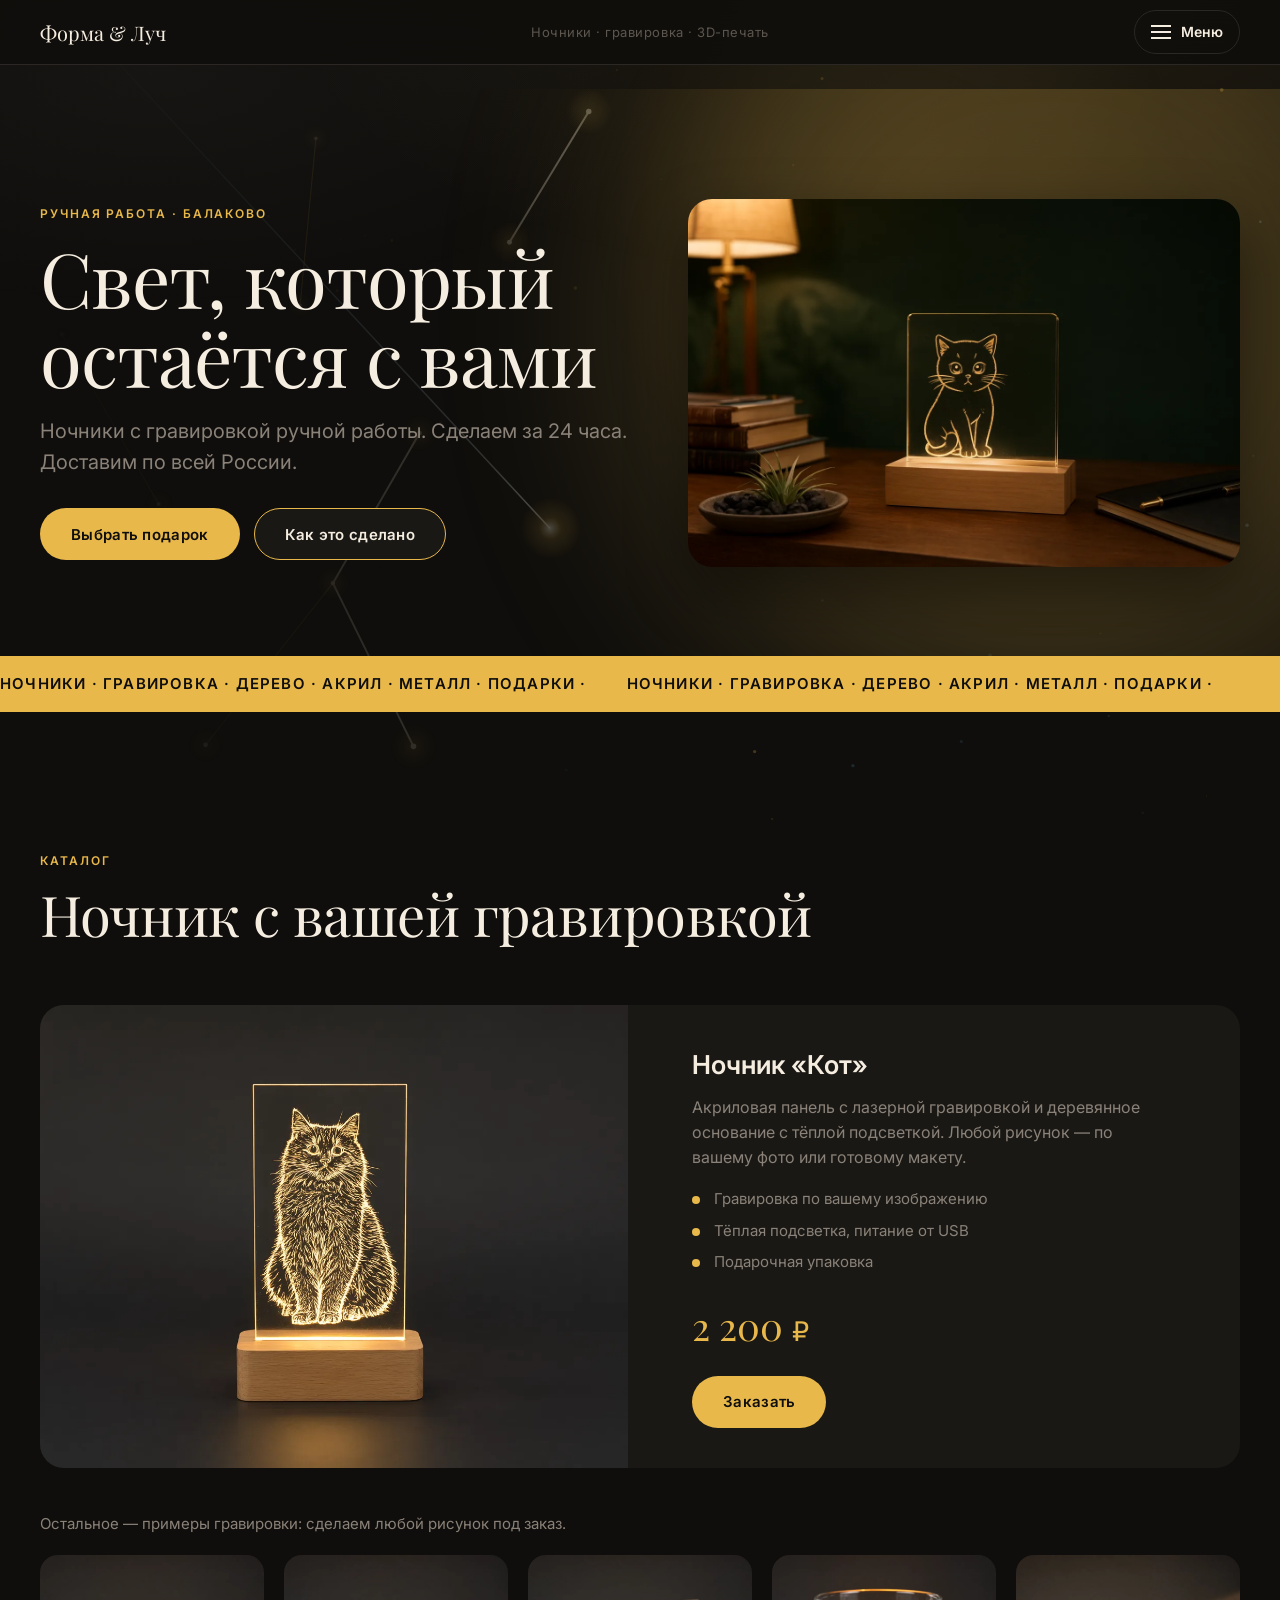
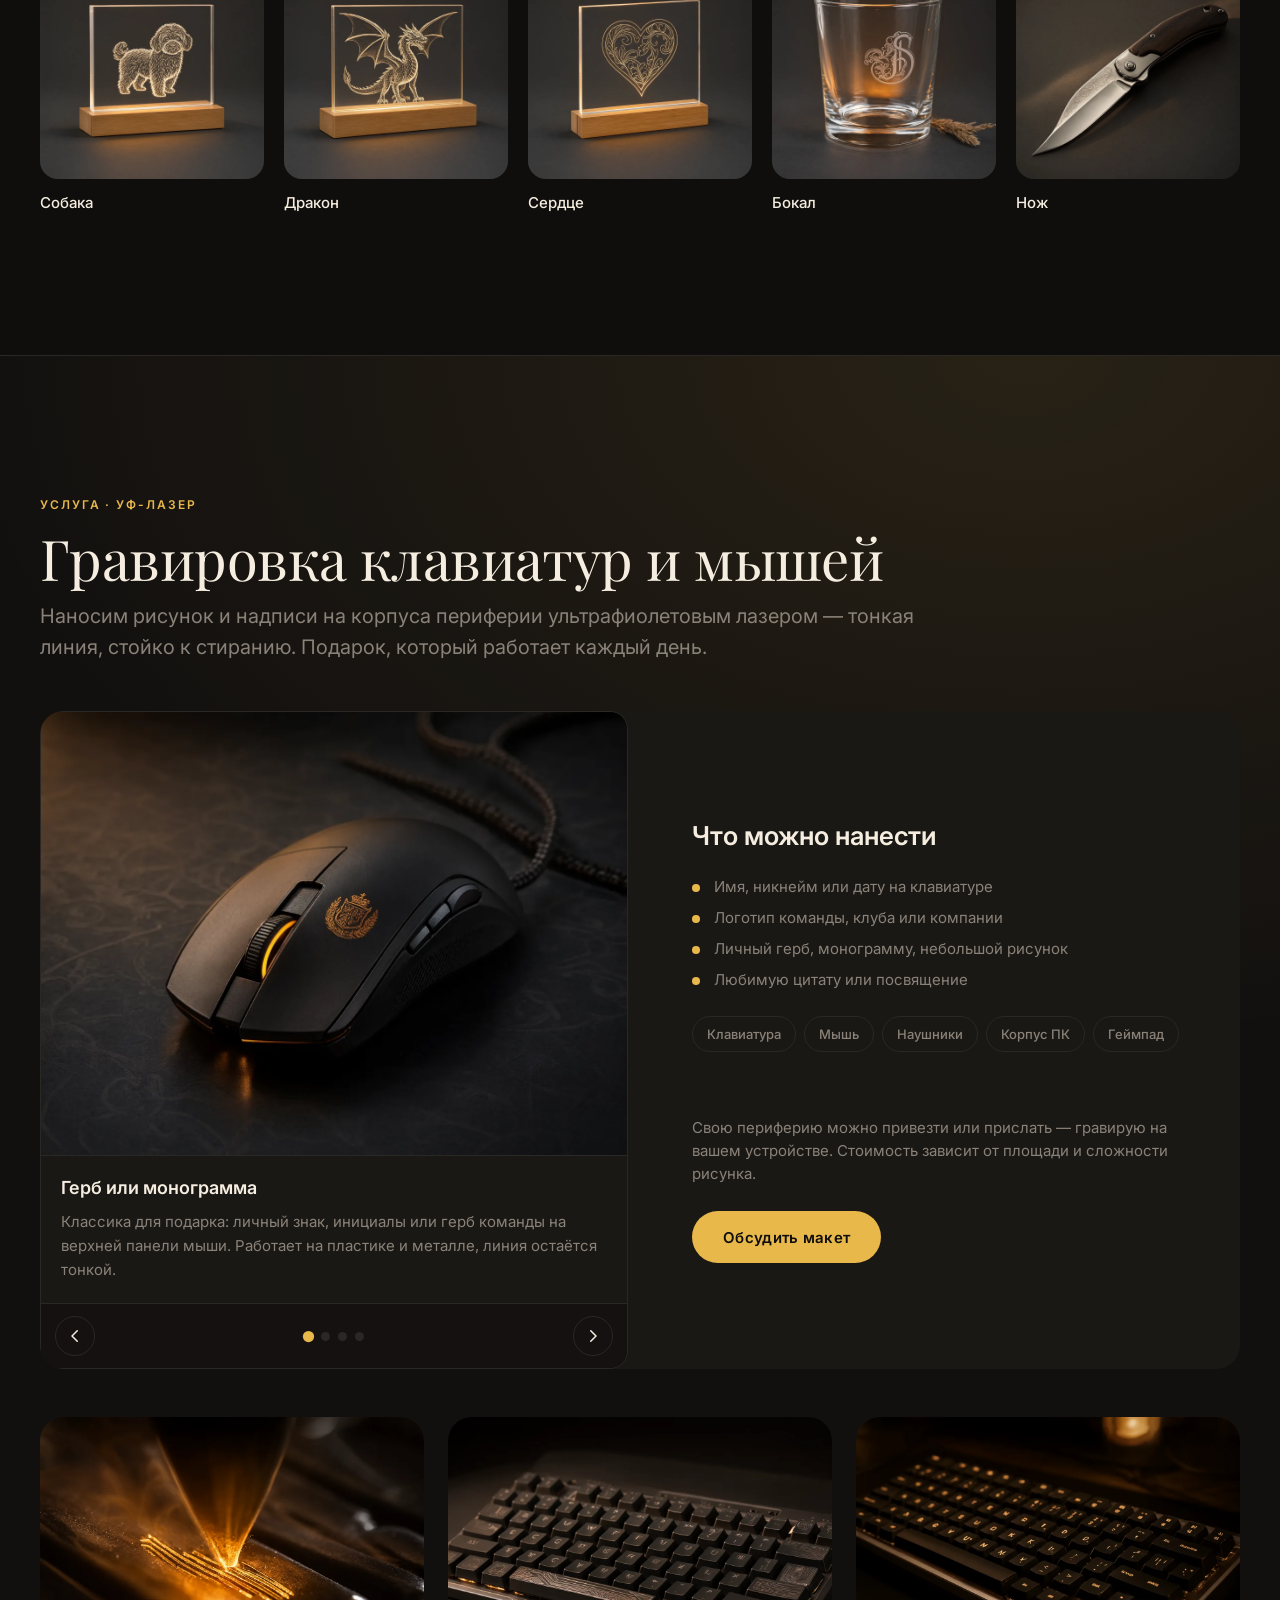
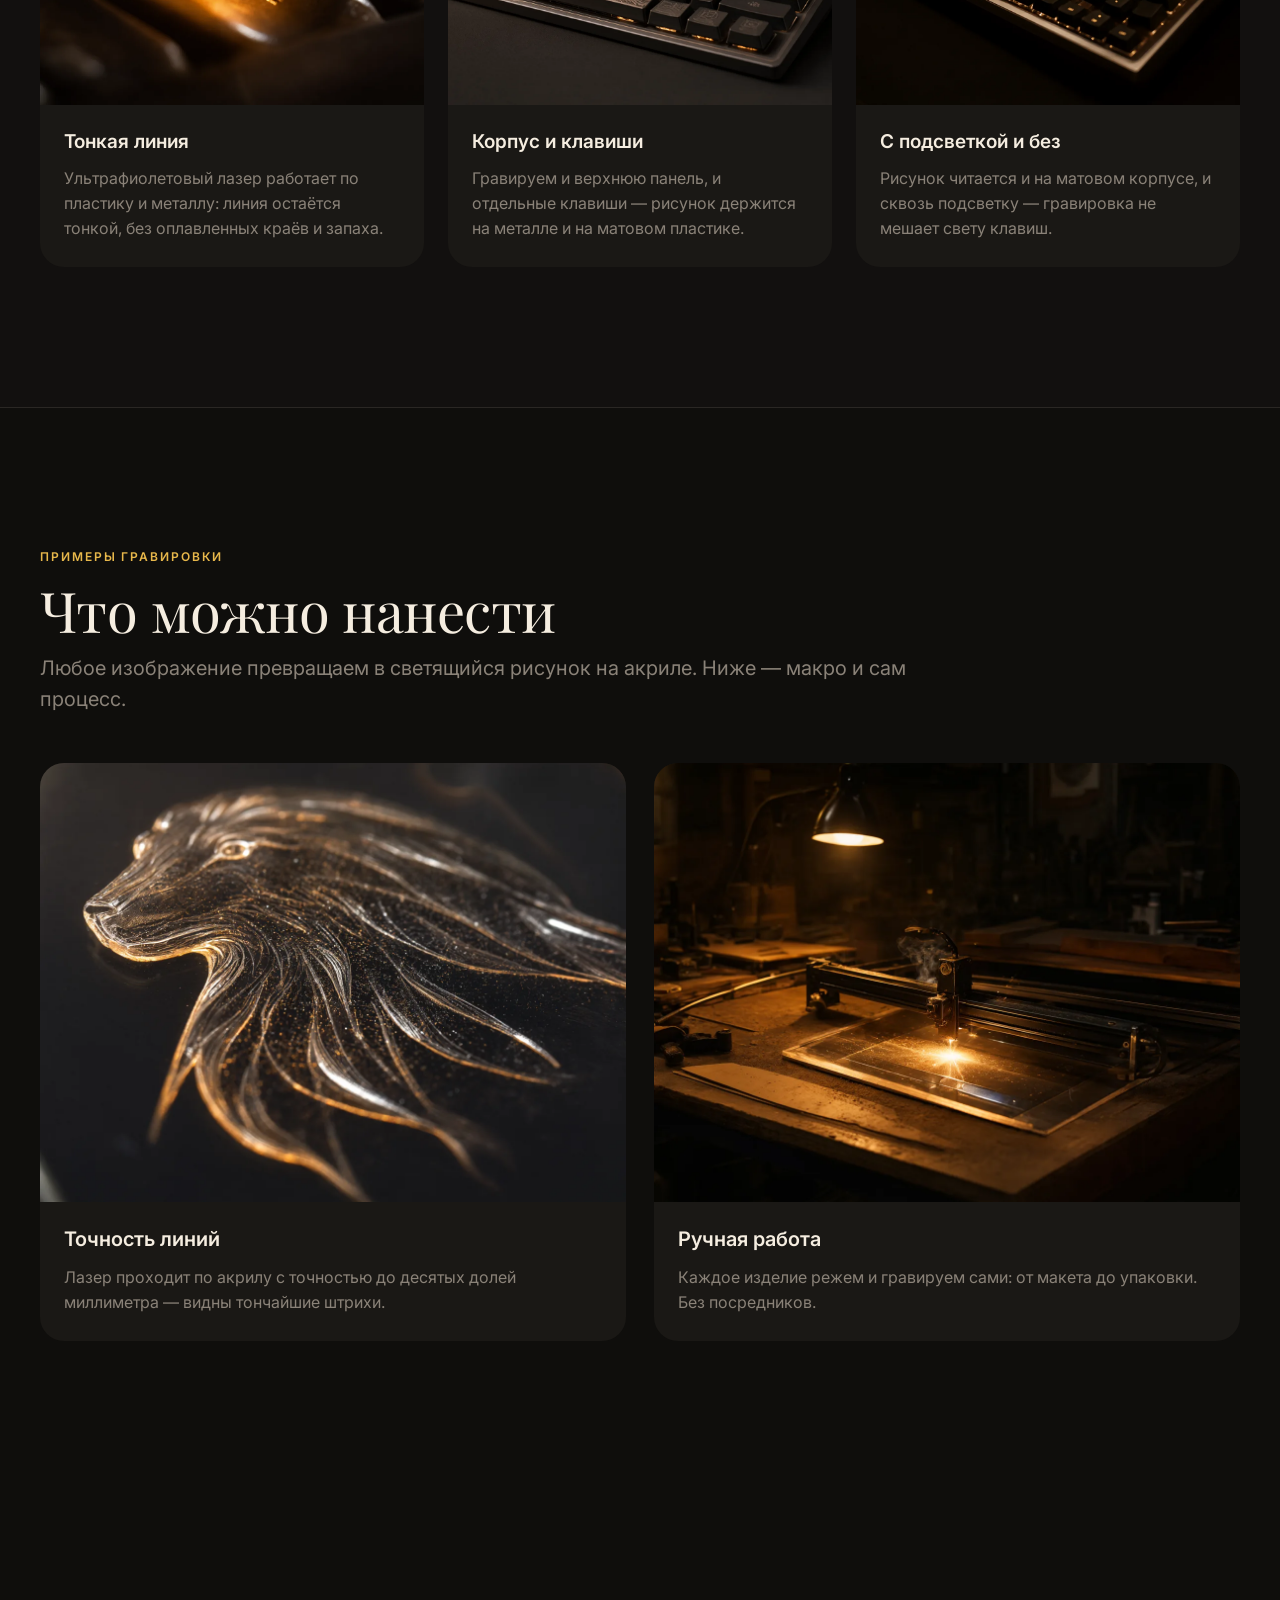
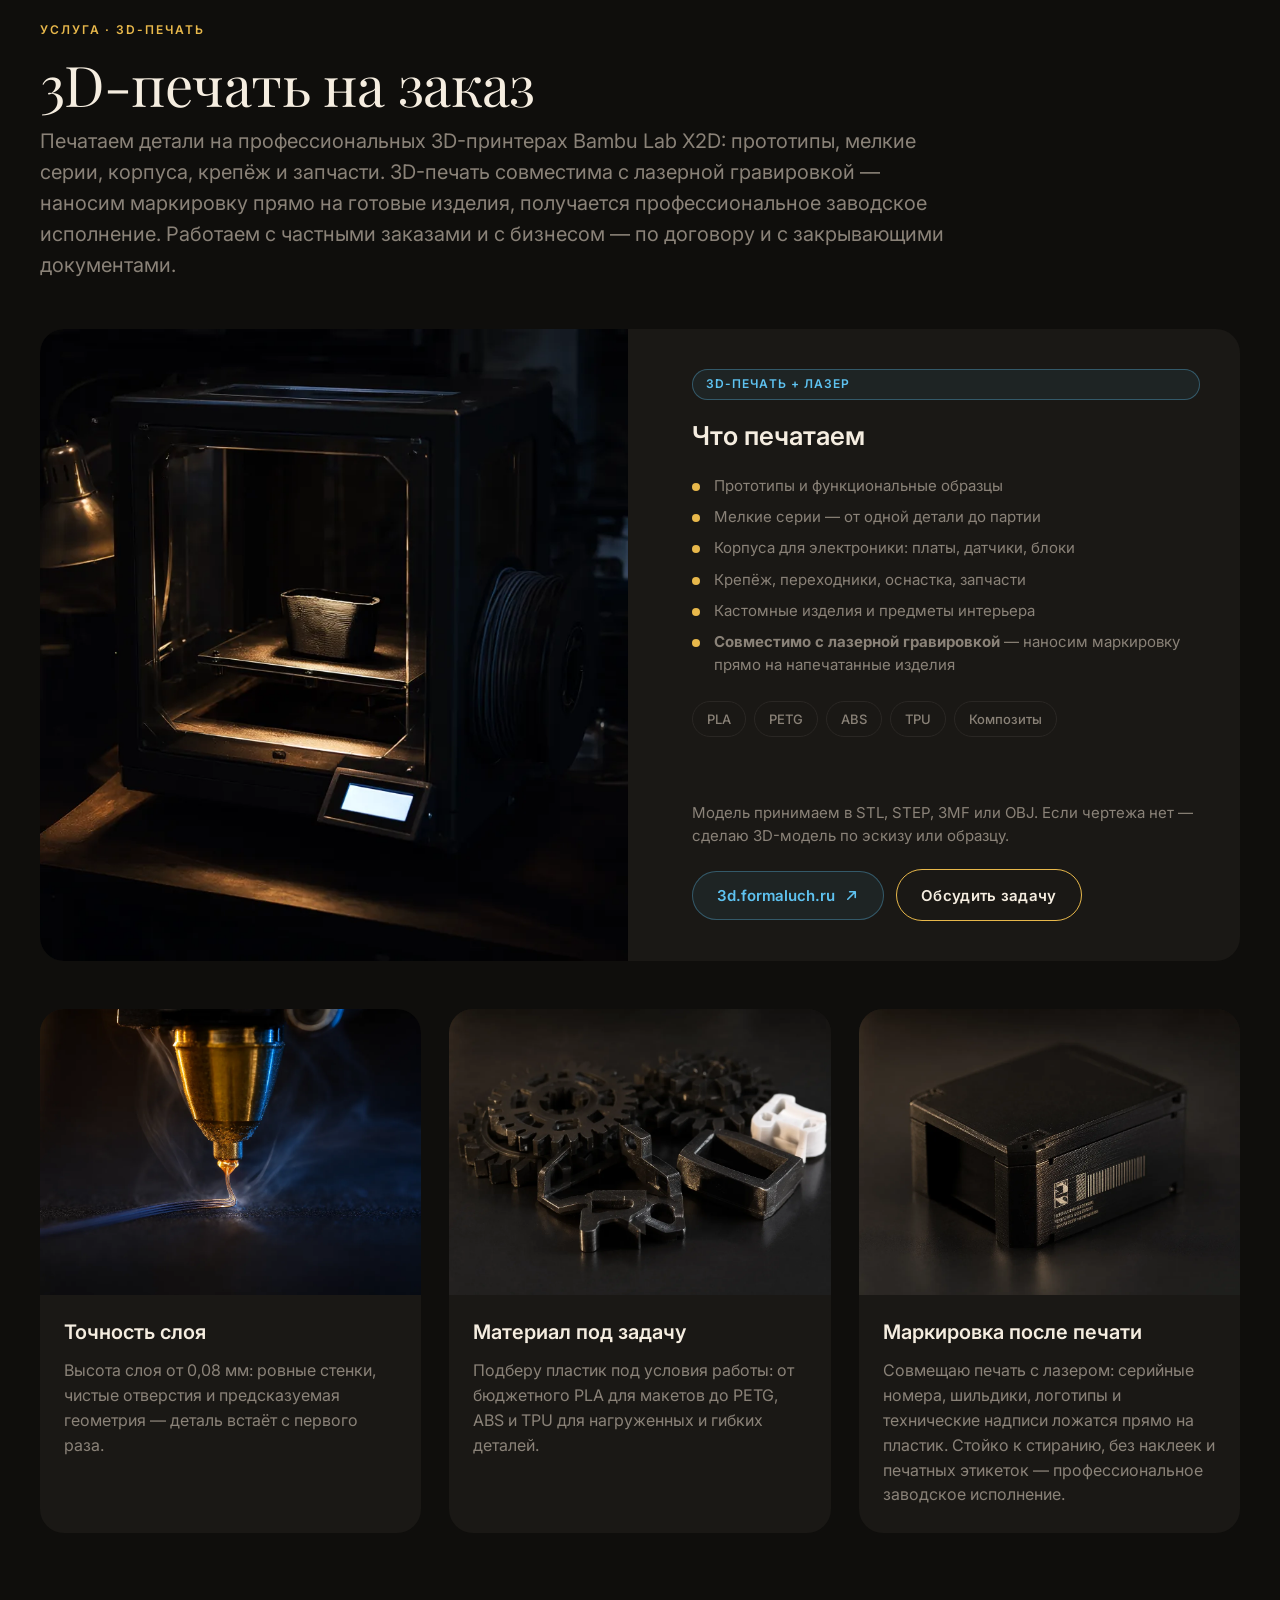
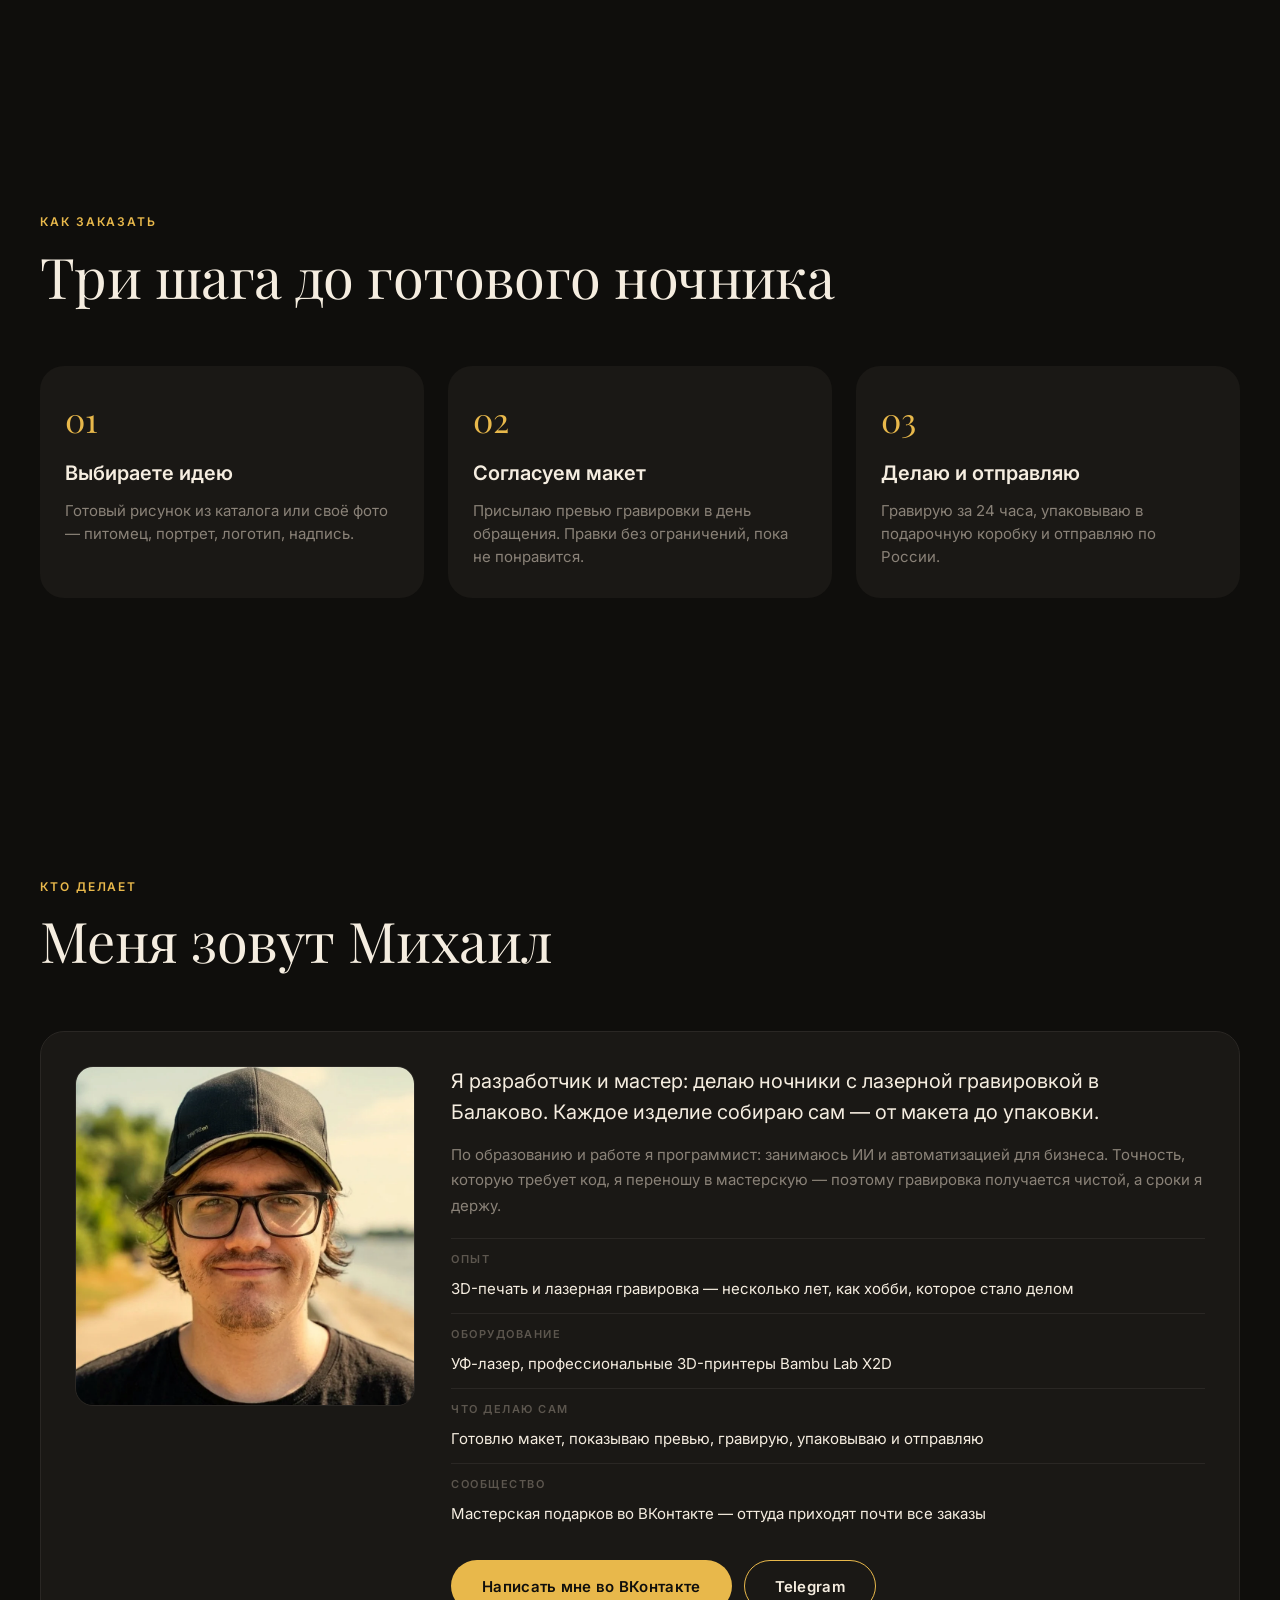
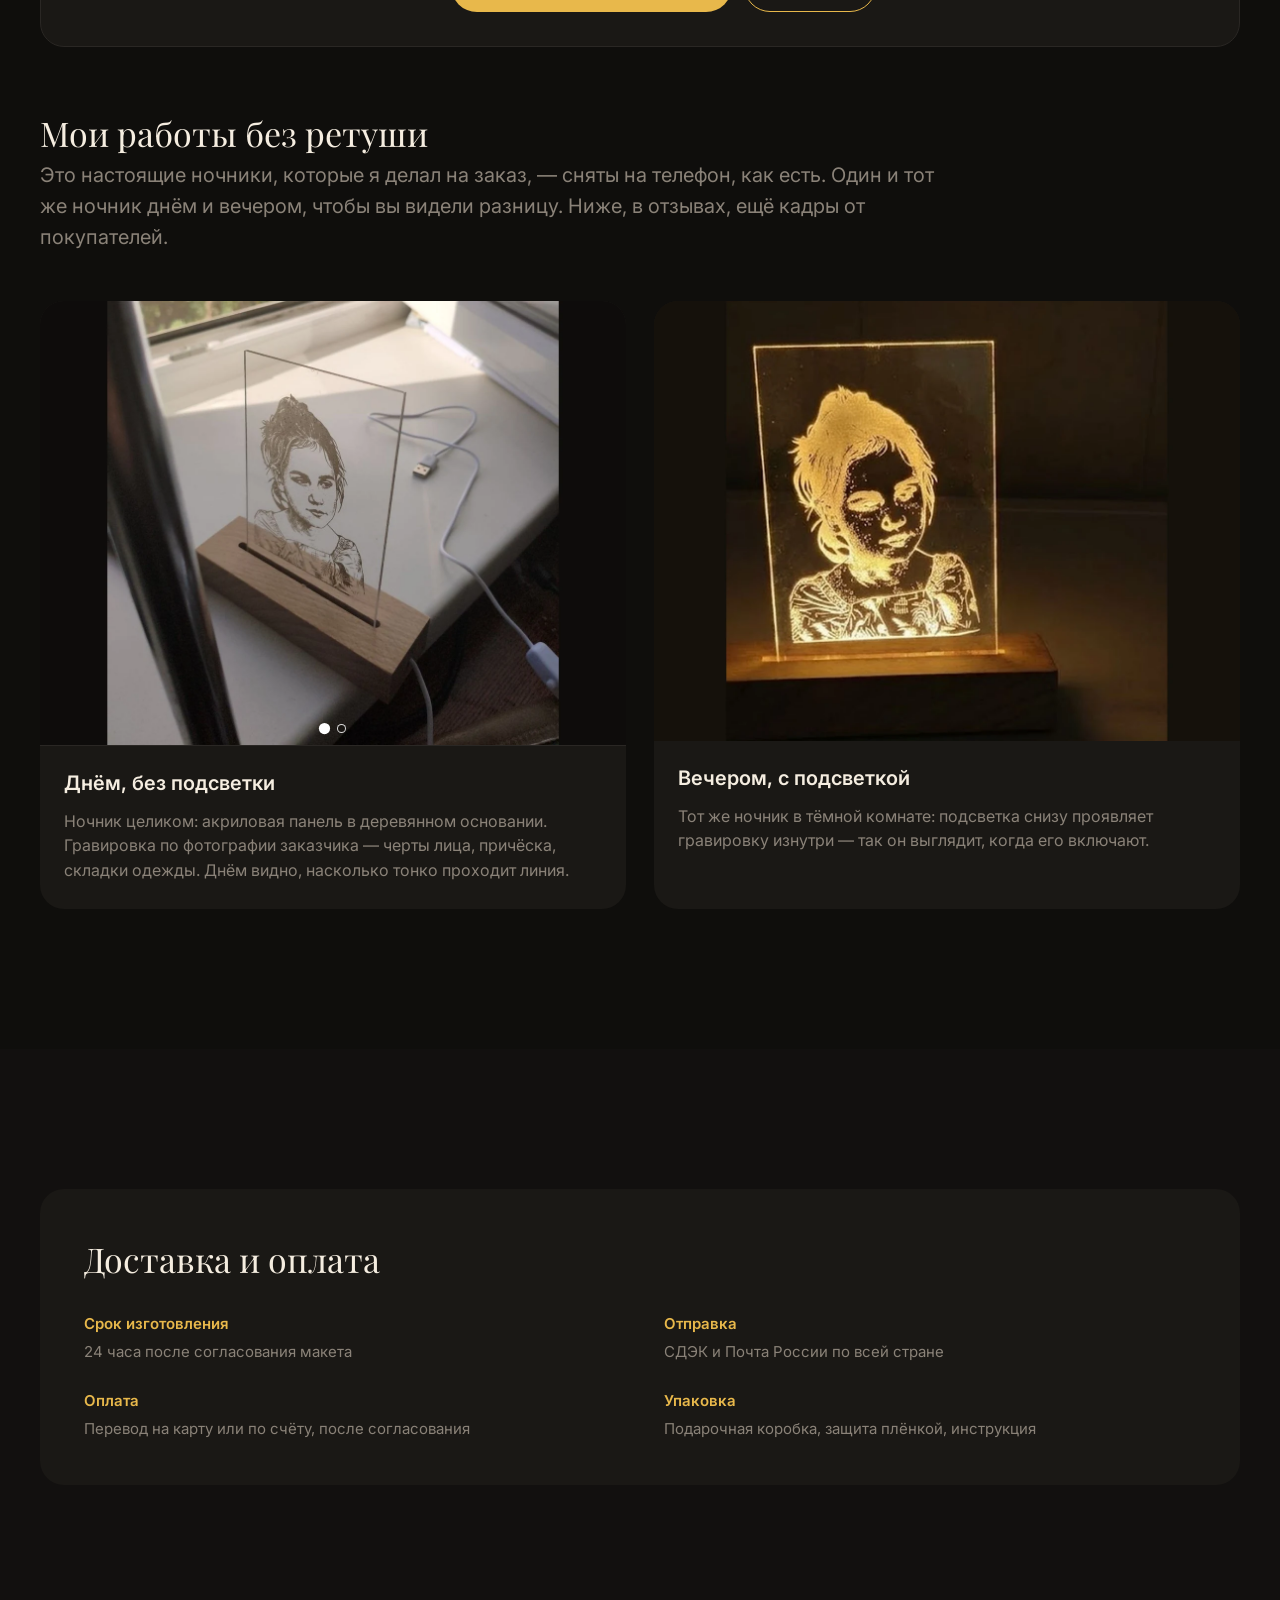
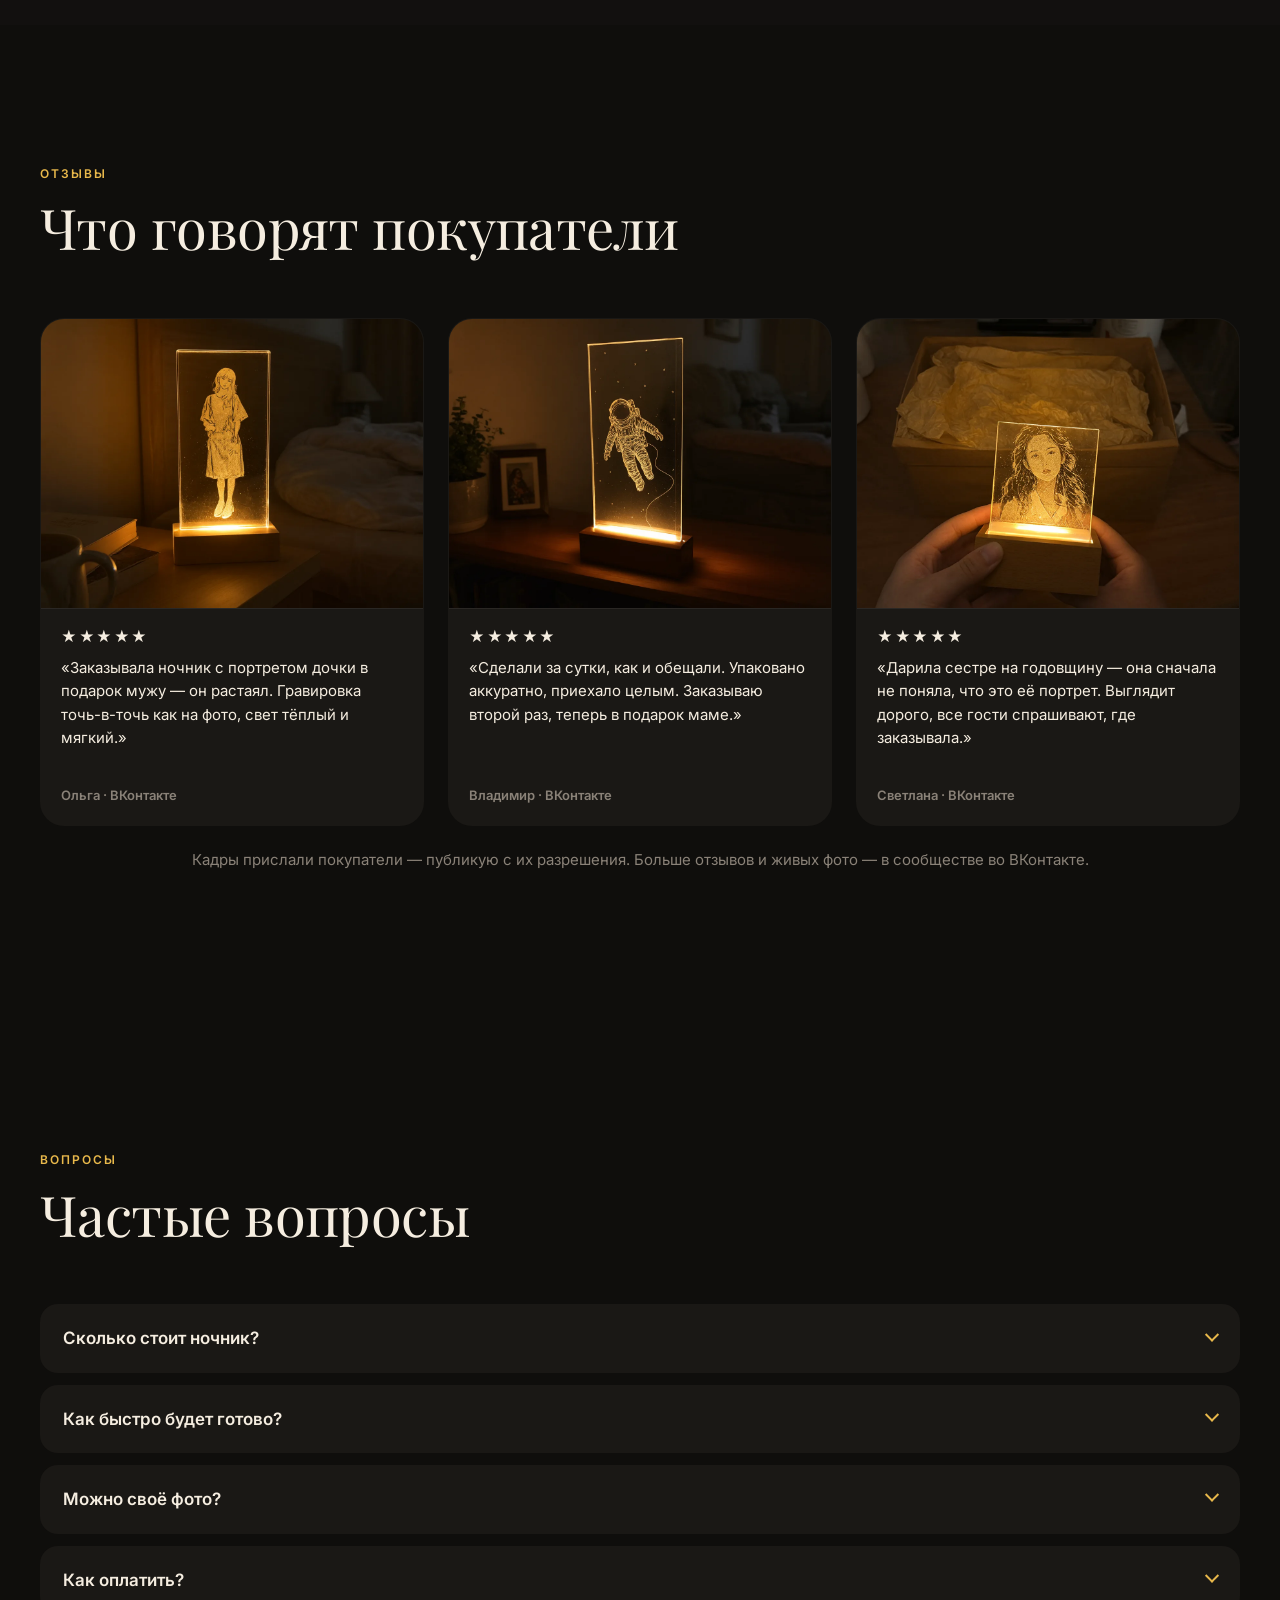
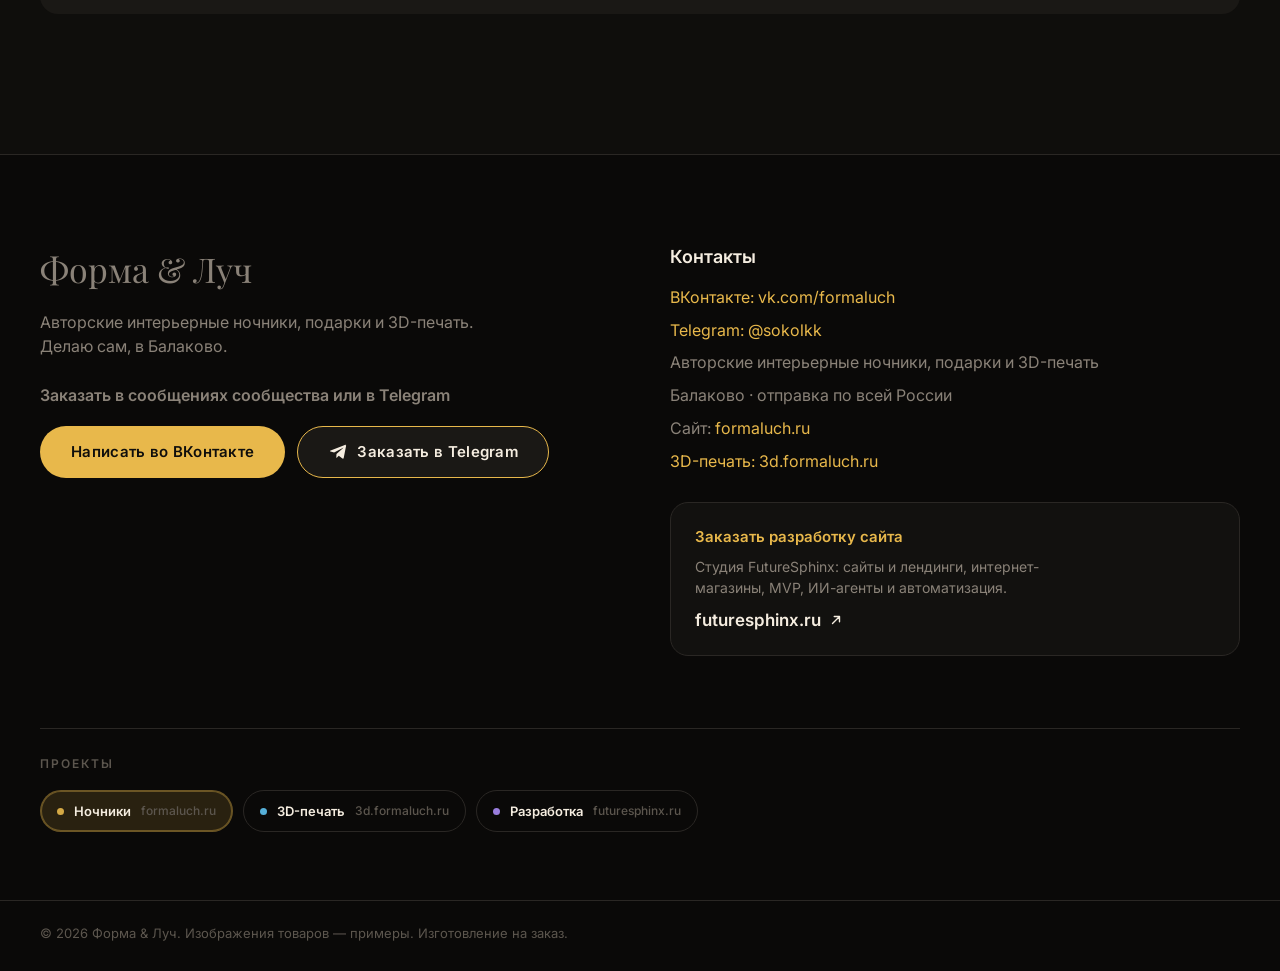
<file: index.html>
<!DOCTYPE html>
<html lang="ru" class="no-js">
<head>
<meta charset="UTF-8">
<meta name="viewport" content="width=device-width, initial-scale=1">
<title>Форма &amp; Луч — ночники с гравировкой ручной работы | Балаково</title>
<meta name="description" content="Авторские интерьерные ночники с лазерной гравировкой. Сделаю за 24 часа по вашему фото или рисунку. Подарки и 3D-печать. Доставка по всей России.">
<meta name="theme-color" content="#0f0e0c">
<meta property="og:type" content="website">
<meta property="og:title" content="Форма &amp; Луч — ночники с гравировкой ручной работы">
<meta property="og:description" content="Ночники с гравировкой. Сделаю за 24 часа, доставлю по всей России.">
<meta property="og:image" content="og-image.png">
<meta property="og:url" content="https://formaluch.ru/">
<link rel="icon" href="favicon.svg" type="image/svg+xml">
<link rel="apple-touch-icon" href="og-image.png">
<link rel="preconnect" href="https://fonts.googleapis.com">
<link rel="preconnect" href="https://fonts.gstatic.com" crossorigin>
<link href="https://fonts.googleapis.com/css2?family=Inter:wght@400;500;600;700&family=Playfair+Display:wght@400;500;700&display=swap" rel="stylesheet">
<link rel="stylesheet" href="styles.css">
<script>document.documentElement.classList.remove("no-js");</script>
  <!-- Yandex.Metrika counter -->
<script type="text/javascript">
    (function(m,e,t,r,i,k,a){
        m[i]=m[i]||function(){(m[i].a=m[i].a||[]).push(arguments)};
        m[i].l=1*new Date();
        for (var j = 0; j < document.scripts.length; j++) {if (document.scripts[j].src === r) { return; }}
        k=e.createElement(t),a=e.getElementsByTagName(t)[0],k.async=1,k.src=r,a.parentNode.insertBefore(k,a)
    })(window, document,'script','https://mc.yandex.ru/metrika/tag.js?id=113571229', 'ym');

    ym(113571229, 'init', {ssr:true, webvisor:true, clickmap:true, ecommerce:"dataLayer", referrer: document.referrer, url: location.href, accurateTrackBounce:true, trackLinks:true});
</script>
<noscript><div><img src="https://mc.yandex.ru/watch/113571229" style="position:absolute; left:-9999px;" alt="" /></div></noscript>
<!-- /Yandex.Metrika counter -->
</head>
<body>

<!-- Декоративные слои: 3D-сцена с лазером, мягкое свечение и блик от курсора -->
<canvas class="fx-scene" id="fxParticles" aria-hidden="true"></canvas>
<div class="fx-ambient" aria-hidden="true"></div>
<div class="fx-spotlight" id="fxSpotlight" aria-hidden="true"></div>

<a class="skip" href="#catalog">Перейти к каталогу</a>

<header class="nav" id="top">
  <div class="wrap nav__in">
    <a class="nav__brand" href="#top">Форма &amp; Луч</a>
    <p class="nav__tag">Ночники · гравировка · 3D-печать</p>
    <button class="nav__toggle" type="button" aria-label="Открыть меню" aria-haspopup="dialog" aria-controls="siteMenu">
      <span class="nav__toggle-bars" aria-hidden="true"><span></span><span></span><span></span></span>
      <span class="nav__toggle-text">Меню</span>
    </button>
  </div>
</header>

<!-- Меню сайта: нативный dialog рисуется в top layer, поэтому это fixed-оверлей
     поверх всей страницы без z-index-войн. Одно меню на все экраны:
     переключатель проектов, ссылки по разделам и кнопки связи. -->
<dialog class="mmenu" id="siteMenu" aria-label="Меню сайта">
  <div class="mmenu__top">
    <span class="mmenu__brand">Форма &amp; Луч</span>
    <button class="mmenu__close" type="button" data-menu-close aria-label="Закрыть меню">
      <svg viewBox="0 0 24 24" width="20" height="20" aria-hidden="true" focusable="false"><path fill="none" stroke="currentColor" stroke-width="2" stroke-linecap="round" d="M6 6l12 12M18 6L6 18"/></svg>
    </button>
  </div>

  <div class="mmenu__panel">
    <div class="mmenu__group mmenu__group--projects">
      <!-- Переключатель проектов: цвет точки = акцент того сайта -->
      <p class="mmenu__label">Проекты</p>
      <span class="switch" role="group" aria-label="Проекты">
        <a class="switch__item" href="https://formaluch.ru/" target="_blank" rel="noopener" aria-current="true" title="Ночники — formaluch.ru">
          <span class="switch__dot" aria-hidden="true"></span>
          <span class="switch__name">Ночники</span>
        </a>
        <a class="switch__item switch__item--print" href="https://3d.formaluch.ru/" target="_blank" rel="noopener" title="3D-печать — 3d.formaluch.ru">
          <span class="switch__dot" aria-hidden="true"></span>
          <span class="switch__name">3D-печать</span>
        </a>
        <a class="switch__item switch__item--dev" href="https://futuresphinx.ru/" target="_blank" rel="noopener" title="Разработка сайтов — futuresphinx.ru">
          <span class="switch__dot" aria-hidden="true"></span>
          <span class="switch__name">Разработка</span>
        </a>
      </span>
    </div>

    <div class="mmenu__group mmenu__group--links">
      <p class="mmenu__label">Разделы</p>
      <nav class="mmenu__links" id="siteMenuLinks" aria-label="Навигация по разделам">
        <a href="#catalog">Каталог</a>
        <a href="#peripherals">Периферия</a>
        <a href="#engraving">Гравировка</a>
        <a href="#printing">3D-печать</a>
        <a href="#how">Как заказать</a>
        <a href="#maker">Мастер</a>
        <a href="#delivery">Доставка</a>
        <a href="#reviews">Отзывы</a>
        <a href="#faq">Вопросы</a>
      </nav>
    </div>

    <div class="mmenu__cta">
      <a class="btn" href="https://t.me/sokolkk" target="_blank" rel="noopener">Написать в Telegram</a>
      <a class="btn btn--ghost" href="https://vk.com/formaluch" target="_blank" rel="noopener">Написать во ВКонтакте</a>
    </div>
  </div>
</dialog>

<main>

  <!-- HERO -->
  <section class="hero">
    <span class="hero__glow" aria-hidden="true"></span>
    <div class="wrap hero__in">
      <div>
        <p class="eyebrow">Ручная работа · Балаково</p>
        <h1 class="hero__title">Свет, который<br>остаётся с вами</h1>
        <p class="lead">Ночники с гравировкой ручной работы. Сделаем за 24 часа. Доставим по всей России.</p>
        <div class="hero__cta">
          <a class="btn" href="#catalog">Выбрать подарок</a>
          <a class="btn btn--ghost" href="#engraving">Как это сделано</a>
        </div>
      </div>
      <div class="hero__media">
        <img onerror="this.onerror=null;void 0" src="assets/site_hero_00001.webp" width="1248" height="832" alt="Ночник с гравировкой кота в деревянном основании, светящийся тёплым светом в интерьере" fetchpriority="high">
      </div>
    </div>
  </section>

  <!-- MARQUEE -->
  <div class="marquee" aria-hidden="true">
    <div class="marquee__track">
      <span>Ночники · Гравировка · Дерево · Акрил · Металл · Подарки ·</span>
      <span>Ночники · Гравировка · Дерево · Акрил · Металл · Подарки ·</span>
    </div>
  </div>

  <!-- CATALOG -->
  <section class="section" id="catalog">
    <div class="wrap">
      <p class="eyebrow">Каталог</p>
      <h2 class="h2 h2--shine h2--glow">Ночник с вашей гравировкой</h2>

      <article class="product reveal">
        <div class="product__media">
          <img onerror="this.onerror=null;void 0" src="assets/site_card_cat_00001.webp" width="1184" height="896" alt="Ночник «Кот»: акриловая панель с гравировкой кота в деревянном основании" loading="lazy">
        </div>
        <div class="product__body">
          <h3 class="product__name">Ночник «Кот»</h3>
          <p class="product__desc">Акриловая панель с лазерной гравировкой и деревянное основание с тёплой подсветкой. Любой рисунок — по вашему фото или готовому макету.</p>
          <ul class="spec">
            <li>Гравировка по вашему изображению</li>
            <li>Тёплая подсветка, питание от USB</li>
            <li>Подарочная упаковка</li>
          </ul>
          <p class="price">2 200 <span>₽</span></p>
          <a class="btn" href="https://vk.com/formaluch" target="_blank" rel="noopener">Заказать</a>
        </div>
      </article>

      <p class="note">Остальное — примеры гравировки: сделаем любой рисунок под заказ.</p>

      <ul class="tiles">
        <li class="tile reveal"><img onerror="this.onerror=null;void 0" src="assets/ex_dog_00001.webp" width="1024" height="1024" alt="Гравировка собаки на акриловом ночнике" loading="lazy"><span>Собака</span></li>
        <li class="tile reveal"><img onerror="this.onerror=null;void 0" src="assets/ex_dragon_00001.webp" width="1024" height="1024" alt="Гравировка дракона на акриловом ночнике" loading="lazy"><span>Дракон</span></li>
        <li class="tile reveal"><img onerror="this.onerror=null;void 0" src="assets/ex_heart_00001.webp" width="1024" height="1024" alt="Гравировка сердца на акриловом ночнике" loading="lazy"><span>Сердце</span></li>
        <li class="tile reveal"><img onerror="this.onerror=null;void 0" src="assets/ex_glass_00001.webp" width="1024" height="1024" alt="Гравировка на стеклянном бокале" loading="lazy"><span>Бокал</span></li>
        <li class="tile reveal"><img onerror="this.onerror=null;void 0" src="assets/ex_knife_00001.webp" width="1024" height="1024" alt="Гравировка на клинке складного ножа" loading="lazy"><span>Нож</span></li>
      </ul>
    </div>
  </section>

  <!-- ГРАВИРОВКА КЛАВИАТУР И МЫШЕЙ -->
  <section class="section section--feature" id="peripherals">
    <div class="wrap">
      <p class="eyebrow">Услуга · УФ-лазер</p>
      <h2 class="h2 h2--shine">Гравировка клавиатур и мышей</h2>
      <p class="lead lead--wide">Наносим рисунок и надписи на корпуса периферии ультрафиолетовым лазером — тонкая линия, стойко к стиранию. Подарок, который работает каждый день.</p>

      <article class="duo">
        <figure class="duo__media reveal">
          <!-- Слайдер примеров: прокрутка нативная (scroll-snap), поэтому
               работает и без скрипта, а стрелки лишь помогают. -->
          <div class="slider" id="engraveSlider">
            <div class="slider__track">
              <div class="slider__slide" data-title="Герб или монограмма" data-text="Классика для подарка: личный знак, инициалы или герб команды на верхней панели мыши. Работает на пластике и металле, линия остаётся тонкой.">
                <img onerror="this.onerror=null;void 0" src="assets/uv_mouse_hero_00001.webp" width="1184" height="896" alt="Игровая мышь с гербом, выгравированным УФ-лазером на корпусе" loading="lazy">
              </div>
              <div class="slider__slide" data-title="Паук в паутине" data-text="Детальный рисунок с мелкими линиями — как раз тот случай, где УФ-лазер показывает себя лучше всего: паутина остаётся целой, без заплывов.">
                <img onerror="this.onerror=null;void 0" src="assets/uv_mouse_spider_00001.webp" width="1184" height="896" alt="Мышь с гравировкой паука в паутине" loading="lazy">
              </div>
              <div class="slider__slide" data-title="Ваш любимый персонаж" data-text="Присылаете картинку или фото — переношу на корпус. Портрет, герой игры, аниме-образ: гравировка держит тонкие штрихи без потери читаемости.">
                <img onerror="this.onerror=null;void 0" src="assets/uv_mouse_character_00001.webp" width="1184" height="896" alt="Мышь с гравировкой аниме-персонажа по рисунку заказчика" loading="lazy">
              </div>
              <div class="slider__slide" data-title="Котик" data-text="Простые милые рисунки ложатся аккуратной светлой линией и не выгорают со временем — рисунок остаётся в структуре пластика, а не поверх него.">
                <img onerror="this.onerror=null;void 0" src="assets/uv_mouse_cat_00001.webp" width="1184" height="896" alt="Мышь с гравировкой улыбающегося котика" loading="lazy">
              </div>
            </div>

            <div class="slider__info">
              <h3 class="slider__title">Герб или монограмма</h3>
              <p class="slider__text">Классика для подарка: личный знак, инициалы или герб команды на верхней панели мыши.</p>
            </div>

            <div class="slider__controls">
              <button class="slider__arrow" type="button" data-slider-prev aria-label="Предыдущий пример">
                <svg viewBox="0 0 24 24" width="18" height="18" aria-hidden="true" focusable="false"><path fill="none" stroke="currentColor" stroke-width="2" stroke-linecap="round" stroke-linejoin="round" d="M15 5l-7 7 7 7"/></svg>
              </button>
              <div class="slider__dots" role="tablist" aria-label="Примеры гравировки">
                <button class="slider__dot" type="button" role="tab" aria-label="Пример 1: герб или монограмма"></button>
                <button class="slider__dot" type="button" role="tab" aria-label="Пример 2: паук в паутине"></button>
                <button class="slider__dot" type="button" role="tab" aria-label="Пример 3: ваш любимый персонаж"></button>
                <button class="slider__dot" type="button" role="tab" aria-label="Пример 4: котик"></button>
              </div>
              <button class="slider__arrow" type="button" data-slider-next aria-label="Следующий пример">
                <svg viewBox="0 0 24 24" width="18" height="18" aria-hidden="true" focusable="false"><path fill="none" stroke="currentColor" stroke-width="2" stroke-linecap="round" stroke-linejoin="round" d="M9 5l7 7-7 7"/></svg>
              </button>
            </div>
          </div>
        </figure>
        <div class="duo__body">
          <h3>Что можно нанести</h3>
          <ul class="spec">
            <li>Имя, никнейм или дату на клавиатуре</li>
            <li>Логотип команды, клуба или компании</li>
            <li>Личный герб, монограмму, небольшой рисунок</li>
            <li>Любимую цитату или посвящение</li>
          </ul>
          <div class="chips" role="list">
            <span role="listitem">Клавиатура</span>
            <span role="listitem">Мышь</span>
            <span role="listitem">Наушники</span>
            <span role="listitem">Корпус ПК</span>
            <span role="listitem">Геймпад</span>
          </div>
          <p class="note note--tight">Свою периферию можно привезти или прислать — гравирую на вашем устройстве. Стоимость зависит от площади и сложности рисунка.</p>
          <a class="btn" href="https://vk.com/formaluch" target="_blank" rel="noopener">Обсудить макет</a>
        </div>
      </article>

      <div class="cards3">
        <article class="card reveal">
          <img onerror="this.onerror=null;void 0" src="assets/uv_macro_00001.webp" width="1184" height="896" alt="Макросъёмка: УФ-лазер выжигает тонкие линии на клавише клавиатуры" loading="lazy">
          <h3>Тонкая линия</h3>
          <p>Ультрафиолетовый лазер работает по пластику и металлу: линия остаётся тонкой, без оплавленных краёв и запаха.</p>
        </article>
        <article class="card reveal">
          <img onerror="this.onerror=null;void 0" src="assets/uv_keyboard_hero_00001.webp" width="1248" height="832" alt="Механическая клавиатура с гравировкой на алюминиевом корпусе и пробеле" loading="lazy">
          <h3>Корпус и клавиши</h3>
          <p>Гравируем и верхнюю панель, и отдельные клавиши — рисунок держится на металле и на матовом пластике.</p>
        </article>
        <article class="card reveal">
          <img onerror="this.onerror=null;void 0" src="assets/uv_glow_00001.webp" width="1184" height="896" alt="Механическая клавиатура с тёплой подсветкой, проступающей между клавишами" loading="lazy">
          <h3>С подсветкой и без</h3>
          <p>Рисунок читается и на матовом корпусе, и сквозь подсветку — гравировка не мешает свету клавиш.</p>
        </article>
      </div>
    </div>
  </section>

  <!-- ENGRAVING -->
  <section class="section" id="engraving">
    <div class="wrap">
      <p class="eyebrow">Примеры гравировки</p>
      <h2 class="h2 h2--shine">Что можно нанести</h2>
      <p class="lead lead--wide">Любое изображение превращаем в светящийся рисунок на акриле. Ниже — макро и сам процесс.</p>

      <div class="cards2">
        <article class="card reveal">
          <img onerror="this.onerror=null;void 0" src="assets/site_card_macro_00001.webp" width="1184" height="896" alt="Макросъёмка лазерной гравировки на акриле" loading="lazy">
          <h3>Точность линий</h3>
          <p>Лазер проходит по акрилу с точностью до десятых долей миллиметра — видны тончайшие штрихи.</p>
        </article>
        <article class="card reveal">
          <img onerror="this.onerror=null;void 0" src="assets/site_card_work_00001.webp" width="1184" height="896" alt="Лазерный станок в мастерской выжигает рисунок на акриле" loading="lazy">
          <h3>Ручная работа</h3>
          <p>Каждое изделие режем и гравируем сами: от макета до упаковки. Без посредников.</p>
        </article>
      </div>
    </div>
  </section>

<!-- 3D-ПЕЧАТЬ -->
  <section class="section" id="printing">
    <div class="wrap">
      <p class="eyebrow">Услуга · 3D-печать</p>
      <h2 class="h2 h2--shine">3D-печать на заказ</h2>
      <p class="lead lead--wide">Печатаем детали на профессиональных 3D-принтерах Bambu Lab X2D: прототипы, мелкие серии, корпуса, крепёж и запчасти. 3D-печать совместима с лазерной гравировкой — наносим маркировку прямо на готовые изделия, получается профессиональное заводское исполнение. Работаем с частными заказами и с бизнесом — по договору и с закрывающими документами.</p>

      <article class="duo">
        <figure class="duo__media reveal">
          <img onerror="this.onerror=null;void 0" src="assets/print_hero_00001.webp" width="1184" height="896" alt="Профессиональный 3D-принтер в тёмной мастерской печатает деталь" loading="lazy">
        </figure>
        <div class="duo__body">
          <p class="badge">3D-печать + лазер</p>
          <h3>Что печатаем</h3>
          <ul class="spec">
            <li>Прототипы и функциональные образцы</li>
            <li>Мелкие серии — от одной детали до партии</li>
            <li>Корпуса для электроники: платы, датчики, блоки</li>
            <li>Крепёж, переходники, оснастка, запчасти</li>
            <li>Кастомные изделия и предметы интерьера</li>
            <li><strong>Совместимо с лазерной гравировкой</strong> — наносим маркировку прямо на напечатанные изделия</li>
          </ul>
          <div class="chips" role="list">
            <span role="listitem">PLA</span>
            <span role="listitem">PETG</span>
            <span role="listitem">ABS</span>
            <span role="listitem">TPU</span>
            <span role="listitem">Композиты</span>
          </div>
          <p class="note note--tight">Модель принимаем в STL, STEP, 3MF или OBJ. Если чертежа нет — сделаю 3D-модель по эскизу или образцу.</p>
          <div class="duo__actions">
            <a class="backlink" href="https://3d.formaluch.ru/" target="_blank" rel="noopener">3d.formaluch.ru <svg viewBox="0 0 16 16" width="15" height="15" aria-hidden="true" focusable="false"><path fill="none" stroke="currentColor" stroke-width="1.7" stroke-linecap="round" stroke-linejoin="round" d="M4 12 12 4M6 4h6v6"/></svg></a>
            <a class="btn btn--ghost" href="https://t.me/sokolkk" target="_blank" rel="noopener">Обсудить задачу</a>
          </div>
        </div>
      </article>

      <div class="cards2 cards2--triple">
        <article class="card reveal">
          <img onerror="this.onerror=null;void 0" src="assets/print_macro_00001.webp" width="1184" height="896" alt="Макросъёмка: сопло 3D-принтера укладывает слой пластика" loading="lazy">
          <h3>Точность слоя</h3>
          <p>Высота слоя от 0,08 мм: ровные стенки, чистые отверстия и предсказуемая геометрия — деталь встаёт с первого раза.</p>
        </article>
        <article class="card reveal">
          <img onerror="this.onerror=null;void 0" src="assets/print_parts_00001.webp" width="1184" height="896" alt="Напечатанные на 3D-принтере функциональные детали и шестерни" loading="lazy">
          <h3>Материал под задачу</h3>
          <p>Подберу пластик под условия работы: от бюджетного PLA для макетов до PETG, ABS и TPU для нагруженных и гибких деталей.</p>
        </article>
        <article class="card reveal">
          <img onerror="this.onerror=null;void 0" src="assets/print_lasermark_00001.webp" width="1184" height="896" alt="Лазерная маркировка на напечатанном корпусе: шильдик, штрихкод и технические надписи" loading="lazy">
          <h3>Маркировка после печати</h3>
          <p>Совмещаю печать с лазером: серийные номера, шильдики, логотипы и технические надписи ложатся прямо на пластик. Стойко к стиранию, без наклеек и печатных этикеток — профессиональное заводское исполнение.</p>
        </article>
      </div>
    </div>
  </section>

  <!-- HOW TO ORDER -->
  <section class="section" id="how">
    <div class="wrap">
      <p class="eyebrow">Как заказать</p>
      <h2 class="h2 h2--shine">Три шага до готового ночника</h2>
      <ol class="steps">
        <li class="step reveal">
          <span class="step__num">01</span>
          <h3>Выбираете идею</h3>
          <p>Готовый рисунок из каталога или своё фото — питомец, портрет, логотип, надпись.</p>
        </li>
        <li class="step reveal">
          <span class="step__num">02</span>
          <h3>Согласуем макет</h3>
          <p>Присылаю превью гравировки в день обращения. Правки без ограничений, пока не понравится.</p>
        </li>
        <li class="step reveal">
          <span class="step__num">03</span>
          <h3>Делаю и отправляю</h3>
          <p>Гравирую за 24 часа, упаковываю в подарочную коробку и отправляю по России.</p>
        </li>
      </ol>
    </div>
  </section>

  <!-- МАСТЕР -->
  <section class="section" id="maker">
    <div class="wrap">
      <p class="eyebrow">Кто делает</p>
      <h2 class="h2 h2--shine">Меня зовут Михаил</h2>

      <article class="maker">
        <figure class="maker__photo reveal">
          <img onerror="this.onerror=null;void 0" src="assets/maker_00001.webp" width="900" height="900" alt="Михаил — мастер мастерской «Форма &amp; Луч»" loading="lazy">
        </figure>
        <div class="maker__body">
          <p class="lead">Я разработчик и мастер: делаю ночники с лазерной гравировкой в Балаково. Каждое изделие собираю сам — от макета до упаковки.</p>
          <p>По образованию и работе я программист: занимаюсь ИИ и автоматизацией для бизнеса. Точность, которую требует код, я переношу в мастерскую — поэтому гравировка получается чистой, а сроки я держу.</p>
          <dl class="facts facts--stack">
            <div><dt>Опыт</dt><dd>3D-печать и лазерная гравировка — несколько лет, как хобби, которое стало делом</dd></div>
            <div><dt>Оборудование</dt><dd>УФ-лазер, профессиональные 3D-принтеры Bambu Lab X2D</dd></div>
            <div><dt>Что делаю сам</dt><dd>Готовлю макет, показываю превью, гравирую, упаковываю и отправляю</dd></div>
            <div><dt>Сообщество</dt><dd><a href="https://vk.com/formaluch" target="_blank" rel="noopener">Мастерская подарков во ВКонтакте</a> — оттуда приходят почти все заказы</dd></div>
          </dl>
          <div class="maker__actions">
            <a class="btn" href="https://vk.com/formaluch" target="_blank" rel="noopener">Написать мне во ВКонтакте</a>
            <a class="btn btn--ghost" href="https://t.me/sokolkk" target="_blank" rel="noopener">Telegram</a>
          </div>
        </div>
      </article>

      <!-- Настоящие кадры: сняты как есть, без ретуши. Это один ночник
           в разных условиях, поэтому подписи говорят про съёмку, а не про разные работы. -->
      <h3 class="h3 h3--block">Мои работы без ретуши</h3>
      <p class="lead lead--wide">Это настоящие ночники, которые я делал на заказ, — сняты на телефон, как есть. Один и тот же ночник днём и вечером, чтобы вы видели разницу. Ниже, в отзывах, ещё кадры от покупателей.</p>
      <div class="cards2 cards2--work">
        <article class="card card--work reveal">
          <!-- У этой работы два дневных кадра: снятый на подоконнике целиком
               и крупный план панели у окна. Оба важны, поэтому слайдер. -->
          <div class="cslider" data-slider>
            <div class="cslider__track">
              <div class="cslider__slide">
                <img onerror="this.onerror=null;void 0" src="assets/work_day_full.webp" width="1184" height="896" alt="Ночник целиком на подоконнике днём: акриловая панель с гравированным портретом в деревянном основании" loading="lazy">
              </div>
              <div class="cslider__slide">
                <img onerror="this.onerror=null;void 0" src="assets/work_window.webp" width="1184" height="896" alt="Крупный план: гравировка по фотографии заказчика на акриловой панели у окна" loading="lazy">
              </div>
            </div>
            <div class="cslider__dots" aria-hidden="true"></div>
          </div>
          <h3>Днём, без подсветки</h3>
          <p>Ночник целиком: акриловая панель в деревянном основании. Гравировка по фотографии заказчика — черты лица, причёска, складки одежды. Днём видно, насколько тонко проходит линия.</p>
        </article>
        <article class="card card--work reveal">
          <img onerror="this.onerror=null;void 0" src="assets/work_glow.webp" width="1184" height="896" alt="Ночник с гравированным портретом в тёплой подсветке вечером" loading="lazy">
          <h3>Вечером, с подсветкой</h3>
          <p>Тот же ночник в тёмной комнате: подсветка снизу проявляет гравировку изнутри — так он выглядит, когда его включают.</p>
        </article>
      </div>
    </div>
  </section>

  <!-- DELIVERY -->
  <section class="section section--alt" id="delivery">
    <div class="wrap">
      <div class="panel reveal">
        <h2 class="h3">Доставка и оплата</h2>
        <dl class="facts">
          <div><dt>Срок изготовления</dt><dd>24 часа после согласования макета</dd></div>
          <div><dt>Отправка</dt><dd>СДЭК и Почта России по всей стране</dd></div>
          <div><dt>Оплата</dt><dd>Перевод на карту или по счёту, после согласования</dd></div>
          <div><dt>Упаковка</dt><dd>Подарочная коробка, защита плёнкой, инструкция</dd></div>
        </dl>
      </div>
    </div>
  </section>

  <!-- REVIEWS -->
  <section class="section" id="reviews">
    <div class="wrap">
      <p class="eyebrow">Отзывы</p>
      <h2 class="h2 h2--shine">Что говорят покупатели</h2>
      <div class="cards3 cards3--reviews">
        <blockquote class="review review--photo reveal">
          <img onerror="this.onerror=null;void 0" src="assets/review_bedside_00001.webp" width="1184" height="896" alt="Ночник с гравированным портретом на прикроватной тумбочке — фото покупателя" loading="lazy">
          <p class="stars" aria-label="Оценка 5 из 5">★★★★★</p>
          <p>«Заказывала ночник с портретом дочки в подарок мужу — он растаял. Гравировка точь-в-точь как на фото, свет тёплый и мягкий.»</p>
          <footer>Ольга · ВКонтакте</footer>
        </blockquote>
        <blockquote class="review review--photo reveal">
          <img onerror="this.onerror=null;void 0" src="assets/review_cosmos_00001.webp" width="1184" height="896" alt="Ночник с гравировкой космонавта в скафандре на полке у растения — фото покупателя" loading="lazy">
          <p class="stars" aria-label="Оценка 5 из 5">★★★★★</p>
          <p>«Сделали за сутки, как и обещали. Упаковано аккуратно, приехало целым. Заказываю второй раз, теперь в подарок маме.»</p>
          <footer>Владимир · ВКонтакте</footer>
        </blockquote>
        <blockquote class="review review--photo reveal">
          <img onerror="this.onerror=null;void 0" src="assets/review_gift_00001.webp" width="1184" height="896" alt="Ночник с гравированным портретом в руках над подарочной коробкой — фото покупателя" loading="lazy">
          <p class="stars" aria-label="Оценка 5 из 5">★★★★★</p>
          <p>«Дарила сестре на годовщину — она сначала не поняла, что это её портрет. Выглядит дорого, все гости спрашивают, где заказывала.»</p>
          <footer>Светлана · ВКонтакте</footer>
        </blockquote>
      </div>

      <p class="note reviews__note">Кадры прислали покупатели — публикую с их разрешения. Больше отзывов и живых фото — <a href="https://vk.com/formaluch" target="_blank" rel="noopener">в сообществе во ВКонтакте</a>.</p>
    </div>
  </section>

  <!-- FAQ -->
  <section class="section" id="faq">
    <div class="wrap">
      <p class="eyebrow">Вопросы</p>
      <h2 class="h2 h2--shine">Частые вопросы</h2>
      <div class="faq">
        <details class="reveal">
          <summary>Сколько стоит ночник?</summary>
          <p>2 200 ₽ за модель из каталога. Своя гравировка по вашему фото — от 2 500 ₽, зависит от сложности рисунка.</p>
        </details>
        <details class="reveal">
          <summary>Как быстро будет готово?</summary>
          <p>Обычно 24 часа после согласования макета. В сезон праздников — до 48 часов, предупрежу заранее.</p>
        </details>
        <details class="reveal">
          <summary>Можно своё фото?</summary>
          <p>Да. Пришлите фото в сообщения сообщества — сделаю макет и покажу превью до оплаты.</p>
        </details>
        <details class="reveal">
          <summary>Как оплатить?</summary>
          <p>Переводом на карту или по счёту. Оплата после того, как согласуем макет.</p>
        </details>
      </div>
    </div>
  </section>

</main>

<!-- FOOTER -->
<footer class="footer">
  <div class="wrap footer__in">
    <div class="footer__brand">
      <p class="footer__logo">Форма &amp; Луч</p>
      <p>Авторские интерьерные ночники, подарки и 3D-печать. Делаю сам, в Балаково.</p>
      <p class="footer__cta">Заказать в сообщениях сообщества или в Telegram</p>
      <div class="footer__actions">
        <a class="btn" href="https://vk.com/formaluch" target="_blank" rel="noopener">Написать во ВКонтакте</a>
        <a class="btn btn--ghost" href="https://t.me/sokolkk" target="_blank" rel="noopener">
          <svg class="icon" viewBox="0 0 24 24" width="20" height="20" aria-hidden="true" focusable="false"><path fill="currentColor" d="M21.8 4.3 18.9 19c-.2 1-.8 1.2-1.6.8l-4.4-3.3-2.1 2c-.2.3-.5.4-.9.4l.3-4.4 8-7.2c.3-.3 0-.5-.5-.2L7.3 12.7 3 11.4c-.9-.3-.9-.9.2-1.3l17-6.6c.8-.3 1.5.2 1.3 1.4z"/></svg>
          Заказать в Telegram
        </a>
      </div>
    </div>
    <div class="footer__contacts">
      <h2 class="h4">Контакты</h2>
      <p><a href="https://vk.com/formaluch" target="_blank" rel="noopener">ВКонтакте: vk.com/formaluch</a></p>
      <p><a href="https://t.me/sokolkk" target="_blank" rel="noopener">Telegram: @sokolkk</a></p>
      <p>Авторские интерьерные ночники, подарки и 3D-печать</p>
      <p>Балаково · отправка по всей России</p>
      <p>Сайт: <a href="https://formaluch.ru/" target="_blank" rel="noopener">formaluch.ru</a></p>
      <p><a href="https://3d.formaluch.ru/" target="_blank" rel="noopener">3D-печать: 3d.formaluch.ru</a></p>

      <div class="dev">
        <p class="dev__label">Заказать разработку сайта</p>
        <p class="dev__lead">Студия FutureSphinx: сайты и лендинги, интернет-магазины, MVP, ИИ-агенты и автоматизация.</p>
        <a class="dev__link" href="https://futuresphinx.ru/" target="_blank" rel="noopener">
          futuresphinx.ru
          <svg class="dev__arrow" viewBox="0 0 16 16" width="14" height="14" aria-hidden="true" focusable="false"><path fill="none" stroke="currentColor" stroke-width="1.6" stroke-linecap="round" stroke-linejoin="round" d="M4 12 12 4M6 4h6v6"/></svg>
        </a>
      </div>
    </div>
  </div>

  <!-- Проекты семейства: три площадки с цветовым кодом -->
  <div class="wrap">
    <div class="projects">
      <p class="projects__title">Проекты</p>
      <div class="projects__row">
        <a class="switch__item" href="https://formaluch.ru/" target="_blank" rel="noopener" aria-current="true">
          <span class="switch__dot" aria-hidden="true"></span>
          <span class="switch__name">Ночники</span>
          <span class="projects__host">formaluch.ru</span>
        </a>
        <a class="switch__item switch__item--print" href="https://3d.formaluch.ru/" target="_blank" rel="noopener">
          <span class="switch__dot" aria-hidden="true"></span>
          <span class="switch__name">3D-печать</span>
          <span class="projects__host">3d.formaluch.ru</span>
        </a>
        <a class="switch__item switch__item--dev" href="https://futuresphinx.ru/" target="_blank" rel="noopener">
          <span class="switch__dot" aria-hidden="true"></span>
          <span class="switch__name">Разработка</span>
          <span class="projects__host">futuresphinx.ru</span>
        </a>
      </div>
    </div>
  </div>

  <div class="wrap footer__legal">
    <p>© <span id="year">2026</span> Форма &amp; Луч. Изображения товаров — примеры. Изготовление на заказ.</p>
  </div>
</footer>

<!-- Кнопка «наверх»: показывается после прокрутки -->
<button class="to-top" id="toTop" type="button" aria-label="Вернуться наверх">
  <svg viewBox="0 0 24 24" width="20" height="20" aria-hidden="true" focusable="false"><path fill="none" stroke="currentColor" stroke-width="2" stroke-linecap="round" stroke-linejoin="round" d="M12 19V5M6 11l6-6 6 6"/></svg>
</button>

<script src="effects.js" defer></script>
<script src="script.js" defer></script>
</body></html>
</file>
<file: styles.css>
/* ============================================================
   Форма & Луч — финальная вёрстка
   Токены взяты из макета Penpot (страница «B2C Gift Landing — Warm Light»)
   ============================================================ */

:root {
  /* Цвета */
  --bg:        #0f0e0c;
  --bg-alt:    #131110;
  --card:      #1a1815;
  --footer-bg: #0a0908;
  /* Фоны секций чуть просвечивают, чтобы за контентом были видны частицы */
  --bg-veil:     rgba(15, 14, 12, .88);
  --bg-alt-veil: rgba(19, 17, 16, .90);
  --gold:      #e8b84b;
  --text:      #f5ede0;
  --muted:     #8a8278;
  --faint:     #5c564e;
  --line:      #2a2724;

  /* Холодный акцент — только для 3D-печати, чтобы блок не сливался с золотом */
  --spark:     #5ec2f0;
  --spark-dim: rgba(94, 194, 240, .34);
  --spark-bg:  rgba(94, 194, 240, .07);

  /* Акцент разработки сайтов — фиолетовый, третий в семействе проектов */
  --violet:     #a98bf5;
  --violet-dim: rgba(169, 139, 245, .34);
  --violet-bg:  rgba(169, 139, 245, .07);

  /* Типографика */
  --font-display: "Playfair Display", Georgia, "Times New Roman", serif;
  --font-ui: "Inter", -apple-system, BlinkMacSystemFont, "Segoe UI", Roboto, Arial, sans-serif;

  /* Ритм */
  --wrap: 1280px;
  --pad: 20px;
  --gap: 16px;
  --radius-sm: 14px;
  --radius: 18px;
  --radius-lg: 24px;
  --pill: 999px;
  --section-y: 72px;

  --shadow: 0 24px 60px rgba(0, 0, 0, .45);
  --ease: cubic-bezier(.22, .61, .36, 1);
}

@media (min-width: 760px) {
  :root { --pad: 32px; --gap: 24px; --section-y: 110px; }
}
@media (min-width: 1200px) {
  :root { --pad: 40px; --section-y: 140px; }
}

/* ---------- База ---------- */
*, *::before, *::after { box-sizing: border-box; }

/* Обрезаем выход за экран на самом корне.
   Половинчатое решение — держать overflow-x только на body — на мобильных
   не работает: layout viewport всё равно расширяется под широкий контент,
   и тогда элементы с position: fixed (а шапка именно fixed) растягиваются
   по этому расширенному вьюпорту. Отсюда сразу обе беды: страница уходит
   за экран и шапка выглядит сломанной. clip выбран вместо hidden потому,
   что не создаёт новый контейнер прокрутки. */
html { scroll-behavior: smooth; overflow-x: clip; }
@media (prefers-reduced-motion: reduce) { html { scroll-behavior: auto; } }

body {
  margin: 0;
  background: var(--bg);
  color: var(--text);
  font-family: var(--font-ui);
  font-size: 16px;
  line-height: 1.55;
  -webkit-font-smoothing: antialiased;
  text-rendering: optimizeLegibility;
  overflow-x: hidden;
}

img { display: block; max-width: 100%; height: auto; }

a { color: inherit; text-decoration: none; }
a:hover { color: var(--gold); }

h1, h2, h3, h4, p, ul, ol, dl, dd, blockquote, figure { margin: 0; }
ul, ol { padding: 0; list-style: none; }

.wrap {
  width: 100%;
  max-width: var(--wrap);
  margin-inline: auto;
  padding-inline: var(--pad);
}

.skip {
  position: absolute;
  top: 0;
  left: 0;
  /* Ссылку «перейти к содержимому» прячем через clip-path, а не сдвигом
     на -9999 px. Сдвиг в минус тоже расширяет область прокрутки, и на
     телефоне это добавляло горизонтальную полосу. */
  width: 1px;
  height: 1px;
  clip-path: inset(50%);
  background: var(--gold);
  color: var(--bg);
  padding: 12px 20px;
  z-index: 100;
  border-radius: 0 0 var(--radius-sm) 0;
}
.skip:focus {
  width: auto;
  height: auto;
  clip-path: none;
}

:focus-visible {
  outline: 2px solid var(--gold);
  outline-offset: 3px;
  border-radius: 4px;
}

/* ---------- Декоративные слои ---------- */
/* Частицы: фиксированный canvas под контентом, кликов не перехватывает */
/* 3D-сцена: лазер гравирует узор по акриловой панели.
   Сцена занимает весь экран и стоит под контентом. Так сделано потому,
   что в hero уже стоят заголовок и фотография, и для панели там нет
   свободного места — она уходила за снимок. Как фон страницы сцена
   видна по краям и вокруг карточек, а текст остаётся читаемым.
   Яркость приглушена, чтобы не спорить с содержимым. */
.fx-scene {
  position: fixed;
  inset: 0;
  z-index: 0;
  pointer-events: none;
  opacity: .7;
}
/* Слева сцена почти не видна: там заголовок и текст. */
@media (min-width: 900px) {
  .fx-scene {
    -webkit-mask-image: linear-gradient(90deg, transparent 0%, rgba(0, 0, 0, .25) 38%, #000 62%);
    mask-image: linear-gradient(90deg, transparent 0%, rgba(0, 0, 0, .25) 38%, #000 62%);
  }
}

/* Мягкое свечение сверху — статичное, без анимации (дёшево) */
.fx-ambient {
  position: fixed;
  inset: 0;
  z-index: 0;
  pointer-events: none;
  background:
    radial-gradient(90% 55% at 78% 0%, rgba(232, 184, 75, .085), transparent 62%),
    radial-gradient(70% 45% at 12% 8%, rgba(245, 237, 224, .035), transparent 60%);
}

/* Блик, который плавно следует за курсором (только мышь) */
.fx-spotlight {
  position: fixed;
  top: 0;
  left: 0;
  z-index: 0;
  /* Размер ограничен и шириной окна: фиксированный элемент шириной
     520 px на экране 360 px растягивал layout viewport, из-за чего
     шапка уезжала вместе со страницей. */
  width: clamp(300px, 78vmin, 920px);
  height: clamp(300px, 78vmin, 920px);
  max-width: 100vw;
  border-radius: 50%;
  pointer-events: none;
  opacity: 0;
  background: radial-gradient(circle, rgba(232, 184, 75, .085), rgba(232, 184, 75, 0) 62%);
  transition: opacity .4s var(--ease);
}

/* Контент всегда выше декоративных слоёв.
   Важно: .nav здесь НЕ упоминается. Раньше он был в этом списке, и правило
   `position: relative` перебивало `position: sticky` из блока навигации —
   оба селектора одной силы, а это правило шло позже. Из-за этого шапка
   не оставалась на месте при прокрутке. */
body > .skip,
body > main,
body > .footer { position: relative; z-index: 1; }

/* ---------- Типографика ---------- */
.eyebrow {
  font-size: 12px;
  font-weight: 600;
  letter-spacing: .16em;
  text-transform: uppercase;
  color: var(--gold);
  margin-bottom: 14px;
}

.h2 {
  font-family: var(--font-display);
  font-weight: 400;
  font-size: clamp(30px, 5.4vw, 56px);
  line-height: 1.08;
  letter-spacing: -.01em;
  margin-bottom: 12px;
}

/* Загорание заголовка: слева направо проявляется золото */
.h2--shine,
.hero__title {
  position: relative;
  display: inline-block;
}

.h2--shine::after,
.hero__title::after {
  content: "";
  position: absolute;
  inset: 0;
  pointer-events: none;
  background: linear-gradient(100deg, transparent 38%, rgba(232, 184, 75, .78) 50%, transparent 62%);
  transform: translateX(-125%);
}
.h2--shine.is-visible::after,
.hero__title.is-visible::after {
  animation: shine-sweep 1.7s var(--ease) 1 both;
}

@keyframes shine-sweep {
  0%   { transform: translateX(-125%); opacity: 0; }
  25%  { opacity: 1; }
  100% { transform: translateX(125%); opacity: 0; }
}

/* Тёплое дыхание свечения у ключевых заголовков */
.h2--glow { position: relative; display: inline-block; }
.h2--glow::before {
  content: "";
  position: absolute;
  inset: -10% -6%;
  z-index: -1;
  pointer-events: none;
  border-radius: 24px;
  background: radial-gradient(60% 80% at 30% 50%, rgba(232, 184, 75, .16), transparent 70%);
  opacity: 0;
}
.h2--glow.is-visible::before {
  animation: glow-breathe 5.5s var(--ease) 0.3s infinite;
}
@keyframes glow-breathe {
  0%, 100% { opacity: 0; }
  45%      { opacity: 1; }
}

@media (prefers-reduced-motion: reduce) {
  .h2--shine::after,
  .hero__title::after { display: none; }
  .h2--glow::before { animation: none; opacity: .6; }
}

.h3 { font-family: var(--font-display); font-weight: 400; font-size: clamp(22px, 3.2vw, 34px); }
.h4 { font-size: 18px; font-weight: 600; margin-bottom: 14px; }

.lead {
  font-size: clamp(15px, 1.6vw, 20px);
  color: var(--muted);
  max-width: 52ch;
}
@media (min-width: 960px) { .lead--wide { max-width: 70ch; } }

/* ---------- Кнопки ---------- */
.btn {
  position: relative;
  display: inline-flex;
  align-items: center;
  justify-content: center;
  min-height: 52px;
  padding: 0 30px;
  border: 1px solid transparent;
  border-radius: var(--pill);
  background: var(--gold);
  color: var(--bg);
  font-family: var(--font-ui);
  font-size: 15px;
  font-weight: 600;
  letter-spacing: .02em;
  cursor: pointer;
  transition: transform .18s var(--ease), background .18s var(--ease), color .18s var(--ease), border-color .18s var(--ease), box-shadow .25s var(--ease);
}
.btn:hover {
  background: #f2c860;
  color: var(--bg);
  transform: translateY(-2px);
  box-shadow: 0 10px 30px rgba(232, 184, 75, .30), 0 0 0 1px rgba(232, 184, 75, .35);
}
.btn:active { transform: translateY(0); box-shadow: none; }

.btn--ghost {
  background: var(--card);
  color: var(--text);
  border-color: var(--gold);
}
.btn--ghost:hover { background: var(--gold); color: var(--bg); }

.btn--sm { min-height: 44px; padding: 0 22px; font-size: 14px; }

/* ---------- Навигация ----------
   Шапка намеренно простая: логотип, короткая строка-описание и кнопка меню.
   Вся навигация живёт в fixed-оверлее (.mmenu), одном и том же на всех экранах,
   поэтому шапке не нужно ничего переносить и подгонять под ширину окна.

   Поведение при прокрутке: вниз — полоса уезжает за верхний край, вверх —
   опускается обратно. Так она не занимает место, пока человек читает, и
   возвращается ровно тогда, когда понадобилась навигация.
   Позиция задана через fixed, а не sticky: при sticky полосу нельзя увести
   за край экрана, а без этого «опускание» не сделать. */
.nav {
  position: fixed;
  top: 0;
  left: 0;
  right: 0;
  z-index: 70;
  background: rgba(15, 14, 12, .88);
  backdrop-filter: blur(14px);
  border-bottom: 1px solid var(--line);
  /* transform и opacity — только они, чтобы не было перерисовки */
  transition: transform .32s var(--ease);
}
/* Полоса убрана вверх */
.nav.is-hidden { transform: translateY(-100%); }
@media (prefers-reduced-motion: reduce) {
  .nav { transition: none; }
}

/* Шапка вынута из потока, поэтому её высоту компенсируем отступом у main.
   Значение совпадает с min-height .nav__in (64 px) и не меняется на
   брейкпоинтах, поэтому одного правила достаточно. */
body > main { padding-top: 64px; }
.nav__in {
  display: flex;
  align-items: center;
  justify-content: space-between;
  gap: 16px;
  min-height: 64px;
  /* Без этого flex-элементы не дают себя сжать, и шапка становится
     шире экрана — сначала растягивается она сама, потом вся страница. */
  min-width: 0;
}
.nav__brand {
  font-family: var(--font-display);
  font-size: 20px;
  white-space: nowrap;
  flex: 0 0 auto;
}

/* На узких экранах ужимаем шапку: уменьшаем отступы, шрифт логотипа и
   разрешаем ему сжиматься с многоточием. Запрос стоит ПОСЛЕ правил
   шапки намеренно: у них одинаковая сила, и при обратном порядке
   `flex: 0 0 auto` у логотипа перебивал бы эти правки. */
@media (max-width: 420px) {
  .nav__in { gap: 10px; }
  .nav__brand {
    font-size: 17px;
    flex: 0 1 auto;
    min-width: 0;
    overflow: hidden;
    text-overflow: ellipsis;
  }
  .nav__toggle { padding: 0 12px; gap: 8px; }
}
/* Строка-описание: на узких экранах скрыта, на широких заполняет пустоту */
.nav__tag {
  display: none;
  margin: 0;
  color: var(--faint);
  font-size: 13px;
  letter-spacing: .04em;
  white-space: nowrap;
}
@media (min-width: 640px) { .nav__tag { display: block; } }

.nav__toggle {
  display: inline-flex;
  align-items: center;
  gap: 10px;
  padding: 0 16px;
  height: 44px;
  flex: 0 0 auto;
  background: none;
  border: 1px solid var(--line);
  border-radius: var(--pill);
  color: var(--text);
  font: inherit;
  font-size: 14px;
  font-weight: 600;
  cursor: pointer;
  transition: border-color .2s var(--ease), color .2s var(--ease), background .2s var(--ease);
}
.nav__toggle:hover { border-color: var(--gold); color: var(--gold); }
.nav__toggle-bars {
  display: grid;
  gap: 4px;
  width: 20px;
}
.nav__toggle-bars span {
  display: block;
  width: 20px;
  height: 2px;
  background: currentColor;
}
.nav__toggle-text { white-space: nowrap; }
/* Текст «Меню» показываем там, где для него есть место */
@media (max-width: 419px) { .nav__toggle-text { display: none; } .nav__toggle { padding: 0 12px; } }

/* ---------- Меню сайта: fixed-оверлей (dialog) ----------
   Нативный dialog рисуется в top layer, поэтому это гарантированно fixed-слой
   поверх страницы. Esc и клик по фону закрывают его штатно. */
.mmenu {
  position: fixed;
  inset: 0;
  width: 100%;
  max-width: none;
  height: 100%;
  max-height: none;
  margin: 0;
  padding: 0;
  border: 0;
  /* Верх — плотный фон панели, ниже — мягкое затемнение страницы */
  background: linear-gradient(180deg, var(--bg) 0%, var(--bg) 56%, rgba(8, 7, 6, .82) 100%);
  color: var(--text);
  display: none;
}
.mmenu[open] { display: block; }

/* Пока меню открыто, страница под ним не прокручивается.
   Управляем классом на <html>, а не инлайновым стилем: инлайновый
   конфликтовал с `overflow-x: hidden` на body и оставлял прокрутку запертой. */
html.menu-open body { overflow: hidden; }

/* Затемнение всей страницы под панелью */
.mmenu::backdrop {
  background: rgba(8, 7, 6, .72);
  backdrop-filter: blur(2px);
}

.mmenu__top {
  display: flex;
  align-items: center;
  justify-content: space-between;
  gap: 16px;
  min-height: 64px;
  padding: 10px var(--pad);
  background: var(--bg);
  border-bottom: 1px solid var(--line);
}
/* Логотип крупнее, чем в шапке страницы: меню — отдельный экран,
   и здесь ему не нужно делить строку с навигацией. */
.mmenu__brand {
  font-family: var(--font-display);
  font-size: clamp(22px, 3.4vw, 30px);
  line-height: 1.15;
}
.mmenu__close {
  width: 44px;
  height: 44px;
  display: grid;
  place-content: center;
  border: 1px solid rgba(245, 237, 224, .28);
  border-radius: 12px;
  background: rgba(245, 237, 224, .06);
  color: var(--text);
  cursor: pointer;
}
.mmenu__close svg { stroke-width: 2.2; }
.mmenu__close:hover {
  border-color: var(--gold);
  background: rgba(232, 184, 75, .14);
  color: var(--gold);
}

/* Панель с содержимым: плотный фон, выезд сверху, прокрутка при нехватке высоты */
.mmenu__panel {
  padding: 20px var(--pad) 28px;
  background: var(--bg);
  border-bottom: 1px solid var(--line);
  box-shadow: 0 28px 60px rgba(0, 0, 0, .8);
  max-height: calc(100vh - 64px);
  overflow-y: auto;
  overscroll-behavior: contain;
  animation: mmenu-drop .26s var(--ease) both;
}

/* В кадрах только transform — без opacity, чтобы при сбое анимации панель
   не осталась прозрачной. */
@keyframes mmenu-drop {
  from { transform: translateY(-14px); }
  to   { transform: none; }
}

/* Группа «заголовок + содержимое»: держит подпись и блок вместе,
   чтобы грид на десктопе не растаскивал их по разным колонкам. */
.mmenu__group { min-width: 0; }

.mmenu__label {
  margin: 0 0 10px;
  font-size: 11px;
  font-weight: 600;
  letter-spacing: .16em;
  text-transform: uppercase;
  color: var(--faint);
}
.mmenu__group--projects { margin-bottom: 22px; }
/* Раскладка самодостаточная: пункты растут по содержимому, при нехватке места
   переносятся на новую строку, а подпись при крайней нужде встаёт в две строки.
   Так переключатель помещается при любой ширине без breakpoint-догадок. */
.mmenu__group--projects .switch {
  width: 100%;
  flex-wrap: wrap;
  justify-content: flex-start;
  gap: 3px;
}
.mmenu__group--projects .switch__item {
  flex: 0 1 auto;
  justify-content: center;
  padding: 9px 12px;
}
.mmenu__group--projects .switch__name {
  white-space: normal;
  overflow-wrap: anywhere;
  line-height: 1.15;
}

.mmenu__links { display: flex; flex-direction: column; margin-bottom: 4px; }
.mmenu__links a {
  padding: 14px 4px;
  font-size: 16px;
  color: var(--text);
  border-bottom: 1px solid var(--line);
}
.mmenu__links a:last-child { border-bottom: 0; }
.mmenu__links a:hover { color: var(--gold); }

.mmenu__cta {
  display: flex;
  flex-direction: column;
  gap: 10px;
  margin-top: 18px;
  padding-top: 18px;
  border-top: 1px solid var(--line);
}
.mmenu__cta .btn { width: 100%; }

@media (prefers-reduced-motion: reduce) {
  .mmenu__panel { animation: none; }
}

/* На широких экранах меню раскладываем в колонки: одной колонкой на 1400 px
   список выглядел бы нелепо длинным. */
@media (min-width: 760px) {
  .mmenu__panel {
    display: grid;
    grid-template-columns: minmax(0, 1.05fr) minmax(0, 1fr);
    grid-template-areas:
      "projects links"
      "cta      links";
    /* Первая строка — по содержимому, поэтому в левой колонке не остаётся
       пустого провала между переключателем проектов и кнопками связи. */
    grid-template-rows: auto 1fr;
    align-content: start;
    gap: 18px 48px;
    padding: 24px var(--pad) 30px;
  }
  .mmenu__group--projects { grid-area: projects; margin-bottom: 0; }
  .mmenu__group--links { grid-area: links; }
  .mmenu__cta {
    grid-area: cta;
    align-self: start;
    margin: 0;
    padding-top: 18px;
    border-top: 1px solid var(--line);
  }
  .mmenu__cta .btn { width: auto; }
}
@media (min-width: 1000px) {
  /* Полоса растёт по содержимому, а логотип в ней центрируется по вертикали:
     padding по вертикали равен с обеих сторон, лишней высоты не остаётся. */
  .mmenu__top { min-height: 0; padding-block: 16px; }
  .mmenu__panel { padding-inline: max(var(--pad), calc((100vw - 1100px) / 2)); }
}

/* ---------- Переключатель между проектами ---------- */
/* Три сайта семейства: ночники (золото), 3D-печать (синий), разработка (фиолет).
   Цвет точки = цвет акцента того сайта, поэтому переключатель читается сразу. */
.switch {
  display: flex;
  align-items: center;
  gap: 4px;
  padding: 4px;
  border: 1px solid var(--line);
  border-radius: var(--pill);
  background: rgba(26, 24, 21, .5);
}

.switch__item {
  display: inline-flex;
  align-items: center;
  gap: 8px;
  padding: 7px 14px;
  border-radius: var(--pill);
  color: var(--muted);
  font-size: 13px;
  font-weight: 600;
  white-space: nowrap;
  transition: background .2s var(--ease), color .2s var(--ease);
}
.switch__item:hover { color: var(--text); background: rgba(245, 237, 224, .06); }
.switch__item:hover .switch__name { color: var(--text); }

/* Активный проект в переключателе: подсвечен цветом своего акцента */
.switch__item[aria-current="true"] {
  background: rgba(232, 184, 75, .14);
  color: var(--gold);
  box-shadow: inset 0 0 0 1px rgba(232, 184, 75, .35);
}

.switch__dot {
  width: 7px;
  height: 7px;
  border-radius: 50%;
  flex: 0 0 auto;
  background: currentColor;
  opacity: .9;
}
.switch__item--print { color: var(--spark); }
.switch__item--dev { color: var(--violet); }
.switch__item--print[aria-current="true"] {
  background: var(--spark-bg);
  box-shadow: inset 0 0 0 1px var(--spark-dim);
}
.switch__item--dev[aria-current="true"] {
  background: var(--violet-bg);
  box-shadow: inset 0 0 0 1px var(--violet-dim);
}

/* Только цвет подписи. display здесь задавать нельзя: это правило идёт позже
   правил, которые прячут подписи на узких экранах, и перебило бы их. */
.switch__name { color: var(--text); }

/* Проект ещё не запущен — помечаем спокойно, без «битой» ссылки.
   Сейчас таких проектов нет: все три площадки рабочие. */
.switch__item--soon { cursor: default; opacity: .62; }
.switch__item--soon:hover { background: none; }
.switch__item--soon:hover .switch__name { color: var(--text); }

/* Переключатель проектов живёт внутри меню (.mmenu__projects),
   поэтому отдельного места в шапке ему не нужно. */

/* ---------- Hero ---------- */
.hero {
  position: relative;
  overflow: hidden;
  padding: clamp(48px, 9vw, 110px) 0 clamp(40px, 7vw, 90px);
}
.hero__glow {
  position: absolute;
  z-index: 0;
  /* Свечение не должно вылезать за края. Размытие расширяет область
     элемента примерно на свой радиус, поэтому держим его внутри
     родителя: у hero стоит overflow: hidden, и за края ничего не уйдёт.
     До этого свечение уходило на 140 px вправо и растягивало ширину
     страницы на телефоне. */
  right: 0;
  top: 0;
  width: min(820px, 100%);
  aspect-ratio: 1;
  border-radius: 50%;
  background: var(--gold);
  opacity: .22;
  filter: blur(110px);
  pointer-events: none;
}
.hero__in { position: relative; z-index: 1; display: grid; gap: clamp(28px, 5vw, 56px); }
.hero__title {
  font-family: var(--font-display);
  font-weight: 400;
  font-size: clamp(38px, 9vw, 76px);
  line-height: 1.04;
  letter-spacing: -.015em;
  margin-bottom: 20px;
}
.hero__cta { display: flex; flex-wrap: wrap; gap: 14px; margin-top: 30px; }
.hero__media img {
  width: 100%;
  border-radius: var(--radius-lg);
  box-shadow: var(--shadow);
}

@media (min-width: 960px) {
  .hero__in { grid-template-columns: minmax(0, 1fr) minmax(0, 46%); align-items: center; }
  .hero__glow { right: -180px; top: -180px; }
}

/* ---------- Бегущая строка ---------- */
.marquee {
  position: relative;
  overflow: hidden;
  background: var(--gold);
  color: var(--bg);
  padding: 16px 0;
}
/* Мягкий блик, проходящий по строке */
.marquee::after {
  content: "";
  position: absolute;
  inset: 0;
  pointer-events: none;
  background: linear-gradient(100deg, transparent 44%, rgba(255, 255, 255, .28) 50%, transparent 56%);
  transform: translateX(-125%);
  animation: shine-sweep 7s linear 2.5s infinite;
}
.marquee__track {
  display: flex;
  gap: 40px;
  width: max-content;
  animation: marquee 26s linear infinite;
}
.marquee__track span {
  font-size: 15px;
  font-weight: 600;
  letter-spacing: .08em;
  text-transform: uppercase;
  white-space: nowrap;
}
@keyframes marquee {
  from { transform: translateX(0); }
  to   { transform: translateX(-50%); }
}
@media (prefers-reduced-motion: reduce) {
  .marquee__track { animation: none; }
}

/* ---------- Секции ---------- */
.section { padding: var(--section-y) 0; }
.section--alt { background: var(--bg-alt-veil); }

/* Выделенная услуга: мягкая янтарная подсветка сверху */
.section--feature {
  position: relative;
  background:
    radial-gradient(120% 60% at 80% 0%, rgba(232, 184, 75, .10), transparent 70%),
    var(--bg-alt-veil);
  border-top: 1px solid var(--line);
  border-bottom: 1px solid var(--line);
}

/* ---------- Парный блок «картинка + текст» ---------- */
.duo {
  display: grid;
  gap: 24px;
  margin-top: clamp(28px, 4vw, 48px);
  background: var(--card);
  border-radius: var(--radius-lg);
  overflow: hidden;
}
.duo__media img { width: 100%; }
.duo__body { padding: 4px var(--pad) 28px; }

@media (min-width: 760px) {
  .duo__body { padding: 28px 32px 32px; }
}
@media (min-width: 880px) {
  .duo { grid-template-columns: minmax(0, 1fr) minmax(0, 1fr); align-items: stretch; }
  .duo__media { display: flex; }
  .duo__media img { height: 100%; object-fit: cover; }
  .duo__body { display: flex; flex-direction: column; justify-content: center; padding: 40px; }
}

.duo__body h3 { font-size: clamp(20px, 2.4vw, 26px); font-weight: 600; margin-bottom: 18px; }
.duo__body .btn { align-self: flex-start; margin-top: 4px; }

/* Группа кнопок в парном блоке: на узких экранах — в столбик на всю ширину */
.duo__actions {
  display: flex;
  flex-wrap: wrap;
  align-items: center;
  gap: 12px;
  align-self: stretch;
}
.duo__actions .btn,
.duo__actions .backlink { margin-top: 0; padding-inline: 24px; }
@media (max-width: 559px) {
  .duo__actions .btn,
  .duo__actions .backlink { flex: 1 1 100%; }
}

/* Плашка «B2B · B2C» и подобные технические метки */
.badge {
  display: inline-block;
  padding: 5px 13px;
  border: 1px solid var(--spark-dim);
  border-radius: var(--pill);
  background: var(--spark-bg);
  color: var(--spark);
  font-size: 12px;
  font-weight: 600;
  letter-spacing: .09em;
  text-transform: uppercase;
  margin-bottom: 16px;
}

/* Ссылка на поддомен: заметная, но не спорит с золотой кнопкой */
.backlink {
  display: inline-flex;
  align-items: center;
  gap: 9px;
  padding: 12px 20px;
  border: 1px solid var(--spark-dim);
  border-radius: var(--pill);
  background: var(--spark-bg);
  color: var(--spark);
  font-size: 15px;
  font-weight: 600;
  transition: background .22s var(--ease), border-color .22s var(--ease), color .22s var(--ease), gap .22s var(--ease);
}
.backlink:hover {
  background: var(--spark);
  border-color: var(--spark);
  color: var(--bg);
  gap: 13px;
}
.backlink svg { flex: 0 0 auto; }

/* ---------- Чипы ---------- */
.chips {
  display: flex;
  flex-wrap: wrap;
  gap: 8px;
  margin-bottom: 20px;
}
.chips span {
  padding: 7px 14px;
  border: 1px solid var(--line);
  border-radius: var(--pill);
  color: var(--muted);
  font-size: 13px;
  font-weight: 500;
  white-space: nowrap;
}

.note--tight { margin-top: 0; margin-bottom: 22px; }

/* ---------- Товар ---------- */
.product {
  display: grid;
  gap: 24px;
  margin-top: clamp(28px, 4vw, 48px);
  background: var(--card);
  border-radius: var(--radius-lg);
  overflow: hidden;
}
.product__media img { width: 100%; }
.product__body { padding: 4px var(--pad) 28px; }
@media (min-width: 760px) {
  .product__body { padding: 28px 32px 32px; }
}

@media (min-width: 880px) {
  .product {
    grid-template-columns: minmax(0, 1fr) minmax(0, 1fr);
    align-items: stretch;
  }
  .product__media img { height: 100%; object-fit: cover; }
  .product__body { display: flex; flex-direction: column; justify-content: center; padding: 40px; }
}

.product__name { font-size: clamp(20px, 2.4vw, 26px); font-weight: 600; margin-bottom: 10px; }
.product__desc { color: var(--muted); margin-bottom: 18px; max-width: 46ch; }

.spec { display: grid; gap: 8px; margin-bottom: 24px; }
.spec li {
  position: relative;
  padding-left: 22px;
  color: var(--muted);
  font-size: 15px;
}
.spec li::before {
  content: "";
  position: absolute;
  left: 0;
  top: 9px;
  width: 8px;
  height: 8px;
  border-radius: 50%;
  background: var(--gold);
}

.price {
  font-family: var(--font-display);
  font-size: clamp(26px, 3.6vw, 38px);
  color: var(--gold);
  margin-bottom: 20px;
}
.price span { font-size: .7em; }

.product__body .btn { align-self: flex-start; }

.note { color: var(--muted); font-size: 15px; margin-top: clamp(28px, 4vw, 44px); }

/* ---------- Плитки примеров ---------- */
.tiles {
  display: grid;
  grid-template-columns: repeat(2, minmax(0, 1fr));
  gap: var(--gap);
  margin-top: 20px;
}
@media (min-width: 760px) { .tiles { grid-template-columns: repeat(3, minmax(0, 1fr)); } }
@media (min-width: 1000px) { .tiles { grid-template-columns: repeat(5, minmax(0, 1fr)); gap: 20px; } }

.tile img {
  width: 100%;
  aspect-ratio: 1;
  object-fit: cover;
  border-radius: var(--radius);
  background: var(--card);
  transition: transform .45s var(--ease), box-shadow .45s var(--ease);
}
.tile:hover img {
  transform: translateY(-5px) scale(1.02);
  box-shadow: 0 20px 45px rgba(0, 0, 0, .5), 0 0 0 1px rgba(232, 184, 75, .28);
}
.tile span {
  display: block;
  margin-top: 12px;
  font-size: 15px;
  font-weight: 500;
  transition: color .25s var(--ease);
}
.tile:hover span { color: var(--gold); }

/* ---------- Две карточки ---------- */
.cards2 {
  display: grid;
  gap: var(--gap);
  margin-top: clamp(28px, 4vw, 48px);
}
@media (min-width: 760px) { .cards2 { grid-template-columns: repeat(2, minmax(0, 1fr)); gap: 28px; } }
/* В секции 3D-печати карточек три — на широких экранах раскладываем в ряд */
@media (min-width: 1100px) { .cards2--triple { grid-template-columns: repeat(3, minmax(0, 1fr)); } }
@media (min-width: 760px) and (max-width: 1099px) { .cards2--triple .card:last-child { grid-column: 1 / -1; } }

.card {
  position: relative;
  background: var(--card);
  border-radius: var(--radius-lg);
  overflow: hidden;
  transition: transform .4s var(--ease), box-shadow .4s var(--ease);
}
.card img {
  width: 100%;
  aspect-ratio: 4 / 3;
  object-fit: cover;
  transition: transform .55s var(--ease);
}

@media (min-width: 760px) {
  .card:hover {
    transform: translateY(-4px);
    box-shadow: 0 26px 60px rgba(0, 0, 0, .5), 0 0 0 1px rgba(232, 184, 75, .22);
  }
  .card:hover img { transform: scale(1.035); }

  /* Блик, скользящий по карточке при наведении */
  .card::after {
    content: "";
    position: absolute;
    inset: 0;
    z-index: 1;
    pointer-events: none;
    background: linear-gradient(105deg, transparent 42%, rgba(255, 244, 214, .085) 50%, transparent 58%);
    transform: translateX(-130%);
    transition: transform .8s var(--ease);
  }
  .card:hover::after { transform: translateX(130%); }
}

.card h3 { font-size: 20px; font-weight: 600; padding: 22px 24px 0; }
.card p { color: var(--muted); padding: 10px 24px 26px; }

/* ---------- Шаги ---------- */
.steps {
  display: grid;
  gap: var(--gap);
  margin-top: clamp(28px, 4vw, 48px);
  counter-reset: step;
}
@media (min-width: 760px) { .steps { grid-template-columns: repeat(3, minmax(0, 1fr)); gap: 24px; } }

.step {
  background: var(--card);
  border-radius: var(--radius-lg);
  padding: 26px 24px 28px;
  border: 1px solid transparent;
  transition: border-color .3s var(--ease), transform .3s var(--ease), background .3s var(--ease);
}
.step:hover {
  border-color: rgba(232, 184, 75, .3);
  background: #1f1c18;
  transform: translateY(-3px);
}
.step__num {
  display: block;
  font-family: var(--font-display);
  font-size: 34px;
  color: var(--gold);
  margin-bottom: 12px;
}
.step h3 { font-size: 20px; font-weight: 600; margin-bottom: 10px; }
.step p { color: var(--muted); font-size: 15px; }

/* ---------- Доставка ---------- */
.panel {
  background: var(--card);
  border-radius: var(--radius-lg);
  padding: clamp(26px, 4vw, 44px);
}
.facts {
  display: grid;
  gap: 22px;
  margin-top: 26px;
}
@media (min-width: 760px) { .facts { grid-template-columns: repeat(2, minmax(0, 1fr)); gap: 26px 48px; } }

.facts dt { color: var(--gold); font-size: 15px; font-weight: 600; margin-bottom: 5px; }
.facts dd { color: var(--muted); font-size: 15px; margin: 0; }

/* ---------- Отзывы ---------- */
.cards3 {
  display: grid;
  gap: var(--gap);
  margin-top: clamp(28px, 4vw, 48px);
}
@media (min-width: 760px) { .cards3 { grid-template-columns: repeat(3, minmax(0, 1fr)); gap: 24px; } }
@media (min-width: 760px) { .cards3 .card h3 { font-size: 19px; } }

.review {
  display: flex;
  flex-direction: column;
  background: var(--card);
  border-radius: var(--radius-lg);
  padding: 26px 24px;
  border: 1px solid transparent;
  transition: border-color .3s var(--ease), transform .3s var(--ease);
}
.review:hover {
  border-color: rgba(232, 184, 75, .28);
  transform: translateY(-3px);
}
.stars { color: var(--gold); letter-spacing: .1em; margin-bottom: 14px; }
.review p { color: var(--text); font-size: 15px; }
.review footer {
  margin-top: auto;
  padding-top: 22px;
  color: var(--muted);
  font-size: 13px;
  font-weight: 600;
}

/* ---------- FAQ ---------- */
.faq {
  display: grid;
  gap: 12px;
  margin-top: clamp(28px, 4vw, 48px);
}
.faq details {
  background: var(--card);
  border-radius: var(--radius);
  border: 1px solid transparent;
  transition: border-color .25s var(--ease), box-shadow .25s var(--ease);
}
.faq details[open] {
  border-color: var(--line);
  box-shadow: 0 18px 40px rgba(0, 0, 0, .35), 0 0 0 1px rgba(232, 184, 75, .14);
}
.faq details:hover { border-color: rgba(232, 184, 75, .22); }

.faq summary {
  display: flex;
  align-items: center;
  justify-content: space-between;
  gap: 16px;
  padding: 20px 22px;
  font-size: 17px;
  font-weight: 600;
  cursor: pointer;
  list-style: none;
}
.faq summary::-webkit-details-marker { display: none; }
.faq summary::after {
  content: "";
  flex: 0 0 auto;
  width: 10px;
  height: 10px;
  border-right: 2px solid var(--gold);
  border-bottom: 2px solid var(--gold);
  transform: rotate(45deg) translate(-3px, -3px);
  transition: transform .22s var(--ease);
}
.faq details[open] summary::after { transform: rotate(-135deg) translate(-3px, -3px); }
.faq details p { padding: 0 22px 22px; color: var(--muted); font-size: 15px; max-width: 90ch; }

/* ---------- Футер ---------- */
.footer {
  background: var(--footer-bg);
  padding: clamp(48px, 7vw, 88px) 0 28px;
  border-top: 1px solid var(--line);
}
.footer__in {
  display: grid;
  gap: 40px;
}
@media (min-width: 880px) {
  .footer__in { grid-template-columns: minmax(0, 1fr) minmax(0, 1fr); gap: 60px; }
}

.footer__logo {
  font-family: var(--font-display);
  font-size: clamp(24px, 3vw, 34px);
  margin-bottom: 14px;
}
.footer__brand p { color: var(--muted); max-width: 46ch; }
.footer__cta { color: var(--gold); font-weight: 600; margin-top: 24px; margin-bottom: 18px; }

/* Две кнопки рядом: ВКонтакте и Telegram */
.footer__actions {
  display: flex;
  flex-wrap: wrap;
  gap: 12px;
}
.footer__actions .btn { flex: 1 1 auto; min-width: 200px; }
.footer__actions .icon { flex: 0 0 auto; margin-right: 9px; }

.footer__contacts p { color: var(--muted); margin-bottom: 8px; }
.footer__contacts a { color: var(--gold); }

/* Блок «заказать разработку сайта» — студия */
.dev {
  margin-top: 28px;
  padding: 22px 24px;
  border: 1px solid var(--line);
  border-radius: var(--radius);
  background: rgba(26, 24, 21, .55);
}
.dev__label {
  color: var(--gold) !important;
  font-weight: 600;
  font-size: 15px;
  margin-bottom: 8px;
}
.dev__lead {
  color: var(--muted);
  font-size: 14px;
  max-width: 42ch;
  margin-bottom: 14px;
}
.dev__link {
  display: inline-flex;
  align-items: center;
  gap: 8px;
  font-size: 17px;
  font-weight: 600;
  color: var(--text) !important;
  transition: color .2s var(--ease), gap .2s var(--ease);
}
.dev__link:hover { color: var(--gold) !important; gap: 12px; }
.dev__arrow { flex: 0 0 auto; }

@media (min-width: 560px) {
  .footer__actions .btn { flex: 0 1 auto; }
}

.footer__legal {
  margin-top: clamp(36px, 5vw, 64px);
  padding-top: 22px;
  border-top: 1px solid var(--line);
  color: var(--faint);
  font-size: 13px;
}

/* ---------- Проекты семейства в футере ---------- */
.projects {
  margin-top: clamp(40px, 6vw, 72px);
  padding: 26px 0 4px;
  border-top: 1px solid var(--line);
}
.projects__title {
  font-size: 12px;
  font-weight: 600;
  letter-spacing: .16em;
  text-transform: uppercase;
  color: var(--faint);
  margin-bottom: 16px;
}
.projects__row {
  display: flex;
  flex-wrap: wrap;
  align-items: center;
  gap: 10px;
}
.projects__row .switch__item {
  padding: 10px 16px;
  border: 1px solid var(--line);
  gap: 10px;
}
.projects__row .switch__item[aria-current="true"] {
  border-color: rgba(232, 184, 75, .35);
  cursor: default;
}
.projects__row .switch__item--print:hover { border-color: var(--spark-dim); }
.projects__row .switch__item--dev.switch__item--soon { border-color: var(--line); }
.projects__host {
  color: var(--faint);
  font-size: 12px;
  font-weight: 500;
  letter-spacing: 0;
}
@media (max-width: 559px) {
  .projects__row { flex-direction: column; align-items: stretch; }
  .projects__row .switch__item { justify-content: flex-start; }
}

/* ---------- Появление при скролле ---------- */
.reveal {
  opacity: 0;
  transform: translateY(22px);
  transition: opacity .7s var(--ease), transform .7s var(--ease);
}
.reveal.is-visible { opacity: 1; transform: none; }

/* Если JS не выполнился — контент обязан быть виден */
.no-js .reveal { opacity: 1; transform: none; }

@media (prefers-reduced-motion: reduce) {
  .reveal { opacity: 1; transform: none; transition: none; }
}

/* ---------- Кнопка «наверх» ---------- */
.to-top {
  position: fixed;
  right: clamp(16px, 4vw, 32px);
  bottom: clamp(16px, 4vw, 32px);
  z-index: 45;
  width: 48px;
  height: 48px;
  display: grid;
  place-content: center;
  border: 1px solid var(--line);
  border-radius: 50%;
  background: rgba(26, 24, 21, .92);
  backdrop-filter: blur(10px);
  color: var(--gold);
  box-shadow: 0 12px 30px rgba(0, 0, 0, .5);
  cursor: pointer;
  opacity: 0;
  visibility: hidden;
  /* Показ/скрытие — без transition: переключение visibility+opacity через
     переход в некоторых окружениях не доезжает до конечного значения,
     и кнопка оставалась невидимой. Обратная связь на наведении ниже. */
}
.to-top.is-visible {
  opacity: 1;
  visibility: visible;
}
.to-top:hover {
  background: var(--gold);
  border-color: var(--gold);
  color: var(--bg);
}
@media (prefers-reduced-motion: reduce) {
  .to-top { transition: none; }
}

/* ---------- Слайдер примеров гравировки ----------
   Прокрутка нативная (scroll-snap): слайдер листается свайпом и работает
   даже без скрипта. Стрелки и точки — только удобство поверх этого. */
.slider {
  position: relative;
  margin: 0;
  border-radius: var(--radius);
  overflow: hidden;
  background: var(--card);
  border: 1px solid var(--line);
}

.slider__track {
  display: flex;
  overflow-x: auto;
  scroll-snap-type: x mandatory;
  scroll-behavior: smooth;
  scrollbar-width: none;
  -webkit-overflow-scrolling: touch;
}
.slider__track::-webkit-scrollbar { display: none; }

.slider__slide {
  position: relative;
  flex: 0 0 100%;
  scroll-snap-align: start;
}
.slider__slide img {
  display: block;
  width: 100%;
  height: auto;
  aspect-ratio: 1184 / 896;
  object-fit: cover;
}

/* Подпись под кадром: название мотива и пояснение.
   Раньше текст был наложен на картинку, но описания длинные — они плохо
   читались поверх изображения и мешали самому кадру. */
.slider__info {
  padding: 18px 20px 16px;
  border-top: 1px solid var(--line);
  min-height: 148px;
}
.slider__title {
  font-family: var(--font-ui);
  font-size: 18px;
  font-weight: 600;
  margin-bottom: 8px;
}
.slider__text {
  color: var(--muted);
  font-size: 15px;
  line-height: 1.6;
}

.slider__controls {
  display: flex;
  align-items: center;
  justify-content: space-between;
  gap: 12px;
  padding: 12px 14px;
  border-top: 1px solid var(--line);
  background: var(--bg-alt-veil);
}

.slider__arrow {
  width: 40px;
  height: 40px;
  flex: 0 0 auto;
  display: grid;
  place-content: center;
  border: 1px solid var(--line);
  border-radius: 50%;
  background: none;
  color: var(--text);
  cursor: pointer;
  transition: border-color .2s var(--ease), color .2s var(--ease), background .2s var(--ease);
}
.slider__arrow:hover {
  border-color: var(--gold);
  color: var(--gold);
  background: rgba(232, 184, 75, .12);
}

.slider__dots {
  display: flex;
  align-items: center;
  gap: 8px;
}
.slider__dot {
  width: 9px;
  height: 9px;
  padding: 0;
  border: 0;
  border-radius: 50%;
  background: var(--line);
  cursor: pointer;
  transition: background .2s var(--ease), transform .2s var(--ease);
}
.slider__dot:hover { background: var(--muted); }
.slider__dot[aria-selected="true"] {
  background: var(--gold);
  transform: scale(1.25);
}

/* Заголовок перед сеткой примеров */
.h3--block { margin-top: clamp(36px, 5vw, 60px); }

@media (prefers-reduced-motion: reduce) {
  .slider__track { scroll-behavior: auto; }
  .slider__dot { transition: none; }
}

/* ---------- Блок о мастере ---------- */
.maker {
  display: grid;
  gap: 24px;
  margin-top: clamp(28px, 4vw, 48px);
  background: var(--card);
  border: 1px solid var(--line);
  border-radius: var(--radius-lg);
  padding: clamp(20px, 3vw, 34px);
}
@media (min-width: 760px) {
  .maker { grid-template-columns: minmax(0, 340px) minmax(0, 1fr); gap: 36px; align-items: start; }
}

.maker__photo { margin: 0; }
.maker__photo img {
  display: block;
  width: 100%;
  height: auto;
  aspect-ratio: auto;
  object-fit: fill;
  border-radius: var(--radius);
  border: 1px solid var(--line);
}
.maker__body p { margin: 0 0 14px; }
.maker__body .lead { color: var(--text); }
.maker__body p:not(.lead) { color: var(--muted); font-size: 15px; line-height: 1.7; }

.maker__actions {
  display: flex;
  flex-wrap: wrap;
  gap: 12px;
  margin-top: 22px;
}

/* Раскладка «термин — значение» в столбик: для длинных пояснений */
.facts--stack { display: block; margin-top: 20px; }
.facts--stack > div {
  display: grid;
  gap: 4px;
  padding: 12px 0;
  border-top: 1px solid var(--line);
}
.facts--stack dt {
  font-size: 11px;
  font-weight: 600;
  letter-spacing: .14em;
  text-transform: uppercase;
  color: var(--faint);
}
.facts--stack dd { margin: 0; color: var(--text); font-size: 15px; line-height: 1.6; }

/* ---------- Живые фото работ ---------- */
/* Кадры сняты горизонтально 4:3, поэтому обрезка не нужна: показываем как есть */
.cards2--work { grid-template-columns: repeat(2, minmax(0, 1fr)); }
.card--work img { object-fit: cover; }

/* ---------- Отзывы с фото ---------- */
.cards3--reviews { align-items: stretch; }
.review--photo { display: flex; flex-direction: column; padding: 0; overflow: hidden; }
.review--photo img {
  display: block;
  width: 100%;
  height: auto;
  /* Кадры покупателей не обрезаем: 4:3 из общего правила исказило бы их */
  aspect-ratio: auto;
  object-fit: fill;
  border-bottom: 1px solid var(--line);
}
.review--photo .stars { margin: 16px 20px 8px; }
.review--photo > p:not(.stars) { margin: 0 20px 14px; }
.review--photo footer { margin: auto 20px 20px; }
.reviews__note { margin-top: 22px; text-align: center; }

/* ---------- Слайдер кадров внутри карточки ----------
   Нужен там, где у работы несколько фотографий: показывать их сеткой
   значит мельчить, а выбирать одну — терять остальные.
   Прокрутка нативная (scroll-snap), поэтому слайдер листается свайпом
   и работает даже без скрипта; скрипт добавляет только точки. */
.cslider {
  position: relative;
  background: var(--card);
  border-bottom: 1px solid var(--line);
}
.cslider__track {
  display: flex;
  overflow-x: auto;
  scroll-snap-type: x mandatory;
  scroll-behavior: smooth;
  scrollbar-width: none;
  -webkit-overflow-scrolling: touch;
}
.cslider__track::-webkit-scrollbar { display: none; }
@media (prefers-reduced-motion: reduce) { .cslider__track { scroll-behavior: auto; } }

.cslider__slide { flex: 0 0 100%; scroll-snap-align: start; }

/* Кадры показываем целиком, без обрезки, и сохраняем их пропорции.
   Важно: это правило должно перебивать общее `.card img` с его 4:3 и
   object-fit: cover, иначе изделие обрежется. */
.card .cslider__slide img,
.cslider__slide img {
  display: block;
  width: 100%;
  height: auto;
  aspect-ratio: auto;
  object-fit: contain;
}

.cslider__dots {
  position: absolute;
  left: 0;
  right: 0;
  bottom: 12px;
  display: flex;
  justify-content: center;
  gap: 8px;
  pointer-events: none;
}
.cslider__dot {
  width: 9px;
  height: 9px;
  padding: 0;
  border: 1px solid rgba(255, 255, 255, .85);
  border-radius: 50%;
  /* Кадры бывают и светлыми, и тёмными. Полупрозрачная заливка с белой
     обводкой читается на любом фоне, а активная точка — сплошная белая. */
  background: rgba(20, 18, 15, .45);
  cursor: pointer;
  pointer-events: auto;
  transition: background .2s var(--ease), transform .2s var(--ease);
}
.cslider__dot:hover { background: rgba(20, 18, 15, .7); }
.cslider__dot[aria-current="true"] { background: #fff; transform: scale(1.25); }
@media (prefers-reduced-motion: reduce) { .cslider__dot { transition: none; } }

/* ---------- Печать ---------- */
@media print {
  .nav, .marquee, .skip { display: none; }
  body { background: #fff; color: #000; }
  .reveal { opacity: 1; transform: none; }
}
</file>
